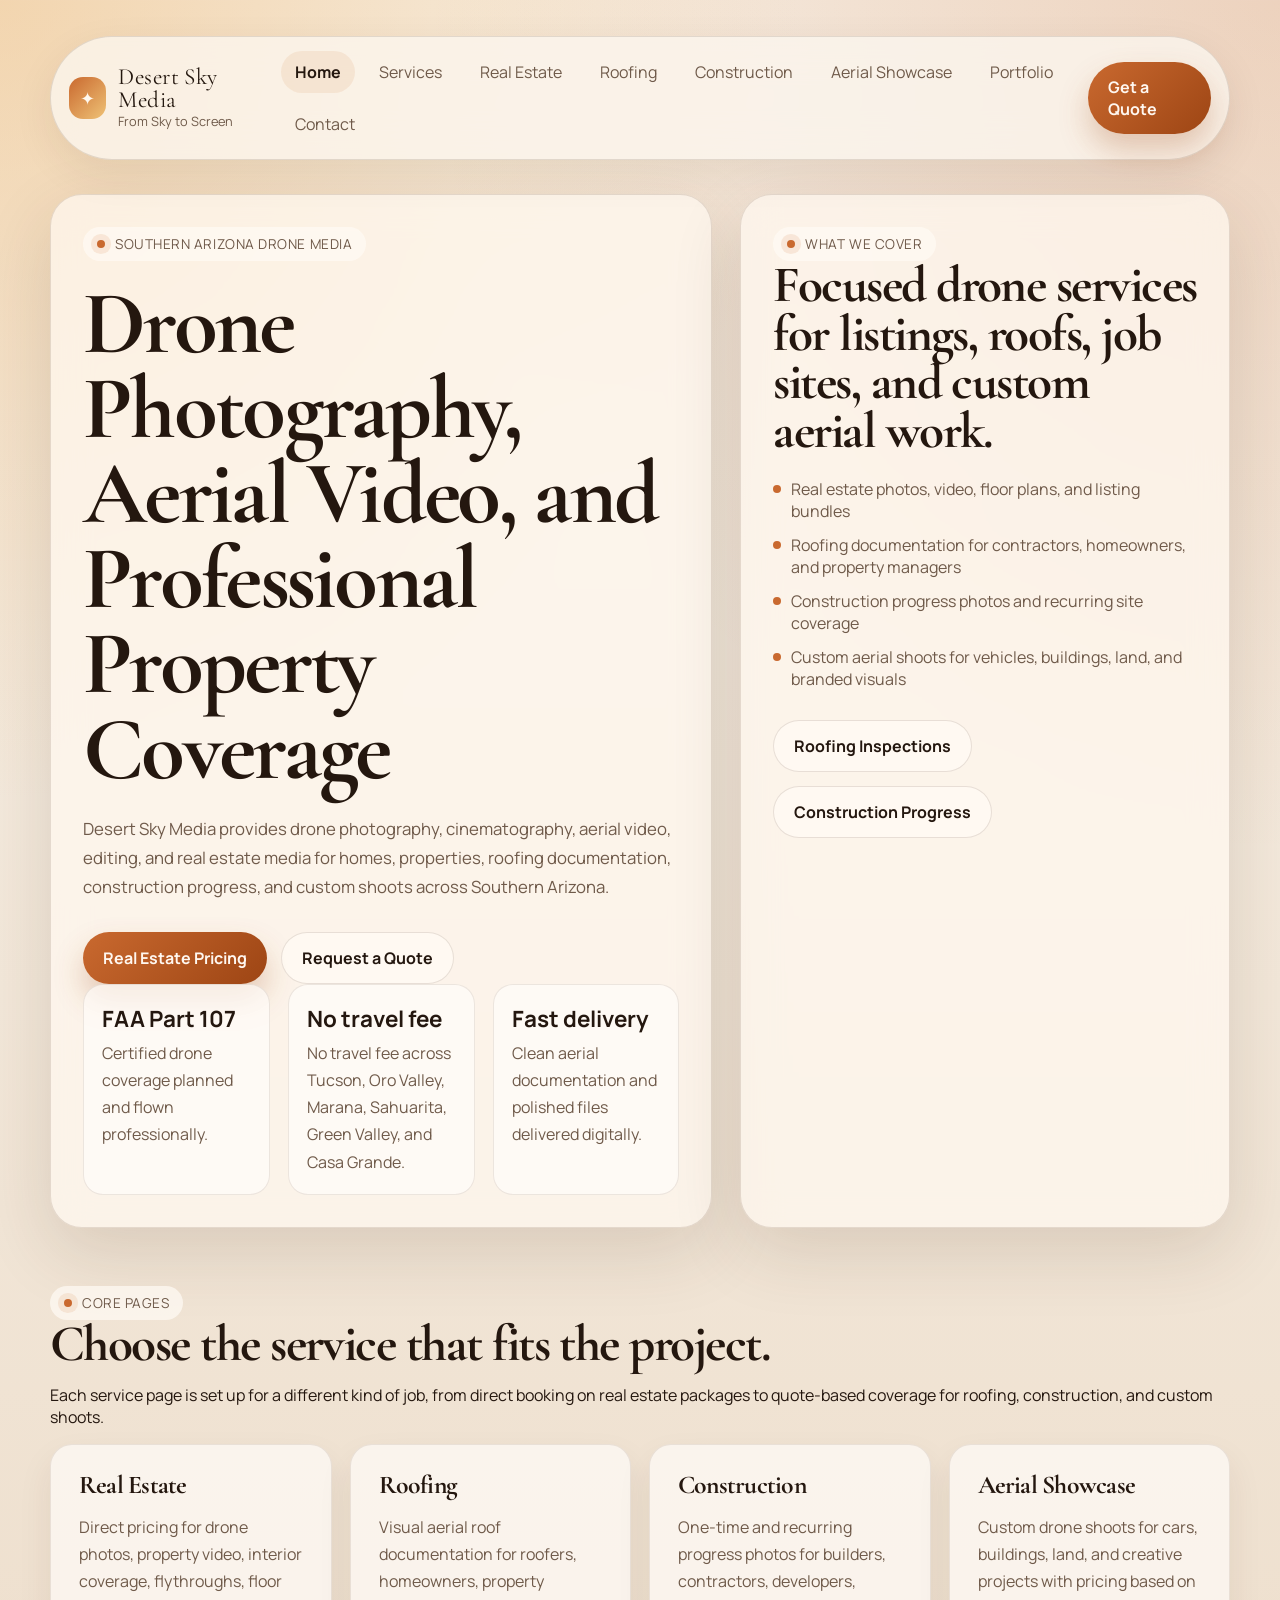
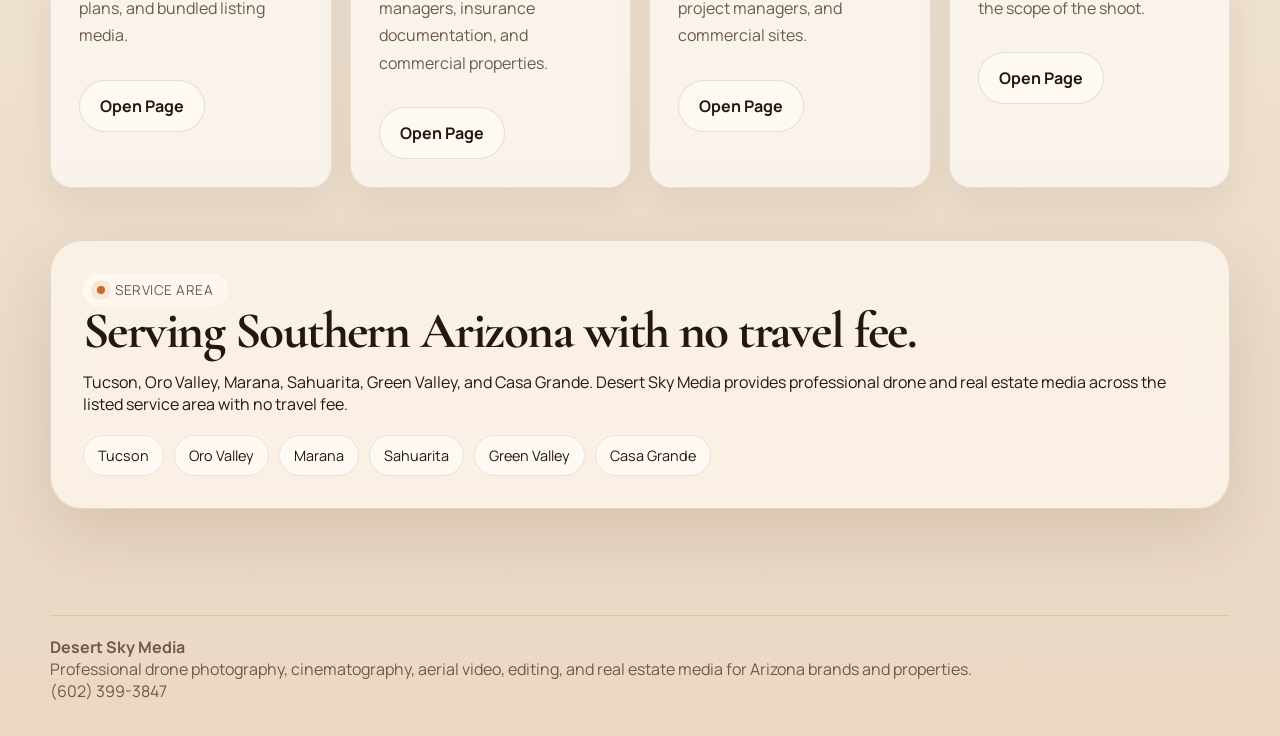
<file: index.html>
<!DOCTYPE html>
<html lang="en">
  <head>
    <meta charset="UTF-8" />
    <meta name="viewport" content="width=device-width, initial-scale=1.0" />
    <title>Desert Sky Media | Home</title>
    <link rel="icon" type="image/png" href="star.png" />
<link rel="apple-touch-icon" href="star.png" />

    <meta
      name="description"
      content="Desert Sky Media provides drone photography, cinematography, aerial video, real estate media, roofing documentation, and construction progress coverage across Southern Arizona."
    />
    <link rel="preconnect" href="https://fonts.googleapis.com" />
    <link rel="preconnect" href="https://fonts.gstatic.com" crossorigin />
    <link
      href="https://fonts.googleapis.com/css2?family=Cormorant+Garamond:wght@500;600;700&family=Manrope:wght@400;500;600;700;800&display=swap"
      rel="stylesheet"
    />
    <link rel="stylesheet" href="styles.css" />
  </head>
  <body>
    <div class="site-shell">
      <header class="topbar">
        <nav class="nav" data-nav>
          <a class="brand" href="index.html">
            <div class="brand-mark">✦</div>
            <div class="brand-text">
              <span class="brand-name">Desert Sky Media</span>
              <span class="brand-tag">From Sky to Screen</span>
            </div>
          </a>

          <button class="mobile-toggle" data-nav-toggle aria-label="Toggle navigation" aria-expanded="false">
            <span></span>
          </button>

          <div class="nav-links">
            <a class="current" href="index.html">Home</a>
            <a href="services.html">Services</a>
            <a href="real-estate.html">Real Estate</a>
            <a href="roofing.html">Roofing</a>
            <a href="construction.html">Construction</a>
            <a href="aerial-showcase.html">Aerial Showcase</a>
            <a href="portfolio.html">Portfolio</a>
            <a href="contact.html">Contact</a>
          </div>

          <a class="nav-cta" href="contact.html">Get a Quote</a>
        </nav>
      </header>

      <main id="top">
        <section class="hero">
          <div class="hero-card hero-copy reveal">
            <div class="eyebrow">Southern Arizona Drone Media</div>
            <h1>Drone Photography, Aerial Video, and Professional Property Coverage</h1>
            <p class="lead">
              Desert Sky Media provides drone photography, cinematography, aerial video,
              editing, and real estate media for homes, properties, roofing documentation,
              construction progress, and custom shoots across Southern Arizona.
            </p>

            <div class="hero-actions">
              <a class="button" href="real-estate.html">Real Estate Pricing</a>
              <a class="button secondary" href="contact.html">Request a Quote</a>
            </div>

            <div class="hero-metrics">
              <div class="metric">
                <strong>FAA Part 107</strong>
                <span>Certified drone coverage planned and flown professionally.</span>
              </div>
              <div class="metric">
                <strong>No travel fee</strong>
                <span>No travel fee across Tucson, Oro Valley, Marana, Sahuarita, Green Valley, and Casa Grande.</span>
              </div>
              <div class="metric">
                <strong>Fast delivery</strong>
                <span>Clean aerial documentation and polished files delivered digitally.</span>
              </div>
            </div>
          </div>

          <div class="hero-card hero-copy reveal">
            <div class="eyebrow">What We Cover</div>
            <h2>Focused drone services for listings, roofs, job sites, and custom aerial work.</h2>
            <div class="checklist">
              <span>Real estate photos, video, floor plans, and listing bundles</span>
              <span>Roofing documentation for contractors, homeowners, and property managers</span>
              <span>Construction progress photos and recurring site coverage</span>
              <span>Custom aerial shoots for vehicles, buildings, land, and branded visuals</span>
            </div>
            <div class="button-row">
              <a class="button secondary" href="roofing.html">Roofing Inspections</a>
              <a class="button secondary" href="construction.html">Construction Progress</a>
            </div>
          </div>
        </section>

        <section class="section">
          <div class="section-head reveal">
            <div>
              <div class="eyebrow">Core Pages</div>
              <h2>Choose the service that fits the project.</h2>
            </div>
            <p>
              Each service page is set up for a different kind of job, from direct booking on
              real estate packages to quote-based coverage for roofing, construction, and custom shoots.
            </p>
          </div>

          <div class="grid-4">
            <article class="card reveal">
              <h3>Real Estate</h3>
              <p>Direct pricing for drone photos, property video, interior coverage, flythroughs, floor plans, and bundled listing media.</p>
              <div class="button-row">
                <a class="button secondary" href="real-estate.html">Open Page</a>
              </div>
            </article>

            <article class="card reveal">
              <h3>Roofing</h3>
              <p>Visual aerial roof documentation for roofers, homeowners, property managers, insurance documentation, and commercial properties.</p>
              <div class="button-row">
                <a class="button secondary" href="roofing.html">Open Page</a>
              </div>
            </article>

            <article class="card reveal">
              <h3>Construction</h3>
              <p>One-time and recurring progress photos for builders, contractors, developers, project managers, and commercial sites.</p>
              <div class="button-row">
                <a class="button secondary" href="construction.html">Open Page</a>
              </div>
            </article>

            <article class="card reveal">
              <h3>Aerial Showcase</h3>
              <p>Custom drone shoots for cars, buildings, land, and creative projects with pricing based on the scope of the shoot.</p>
              <div class="button-row">
                <a class="button secondary" href="aerial-showcase.html">Open Page</a>
              </div>
            </article>
          </div>
        </section>

        <section class="section">
          <div class="glass-card cta-band reveal">
            <div class="section-head">
              <div>
                <div class="eyebrow">Service Area</div>
                <h2>Serving Southern Arizona with no travel fee.</h2>
              </div>
              <p>
                Tucson, Oro Valley, Marana, Sahuarita, Green Valley, and Casa Grande. Desert Sky
                Media provides professional drone and real estate media across the listed service
                area with no travel fee.
              </p>
            </div>
            <div class="service-area">
              <span>Tucson</span>
              <span>Oro Valley</span>
              <span>Marana</span>
              <span>Sahuarita</span>
              <span>Green Valley</span>
              <span>Casa Grande</span>
            </div>
          </div>
        </section>
      </main>

      <footer class="footer">
        <div class="footer-inner">
          <div>
            <strong>Desert Sky Media</strong>
            <div>Professional drone photography, cinematography, aerial video, editing, and real estate media for Arizona brands and properties.</div>
            <div>(602) 399-3847</div>
          </div>
          <div></div>
        </div>
      </footer>
    </div>

    <script src="script.js"></script>
  </body>
</html>
</file>
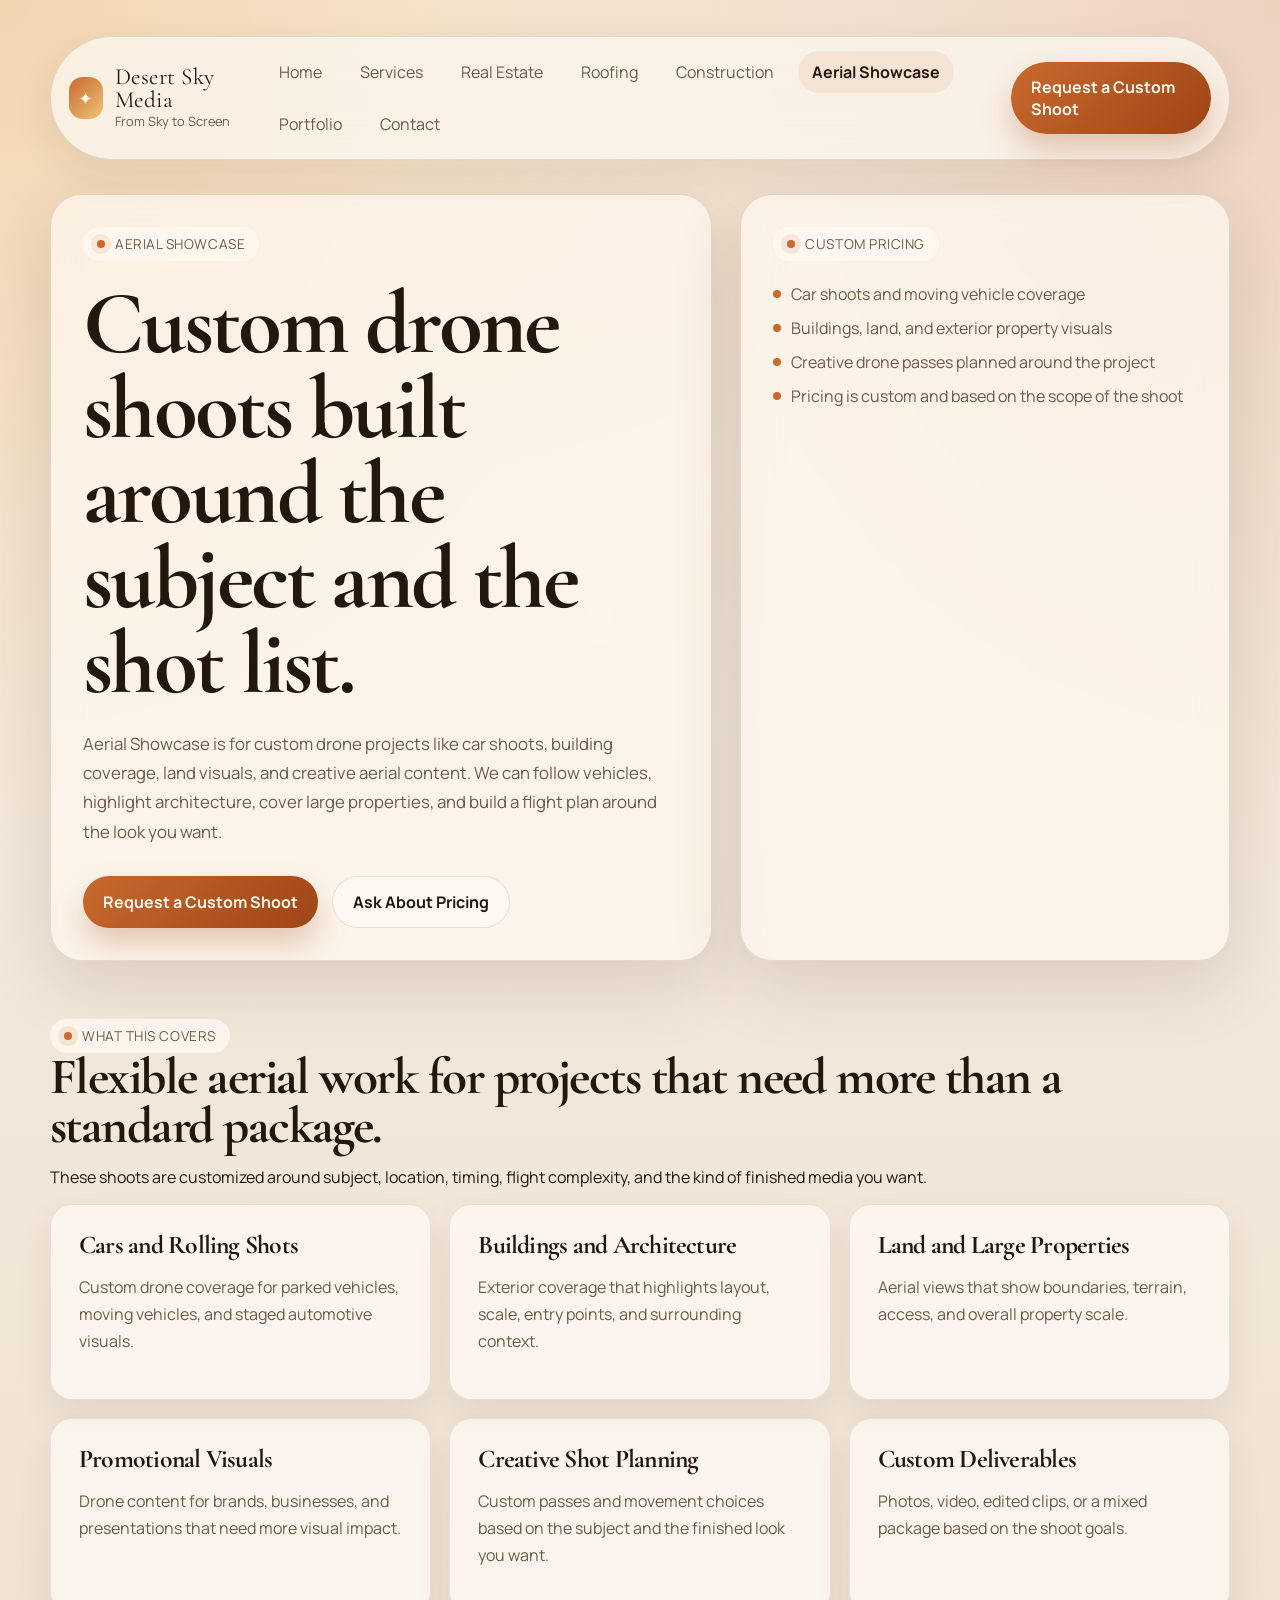
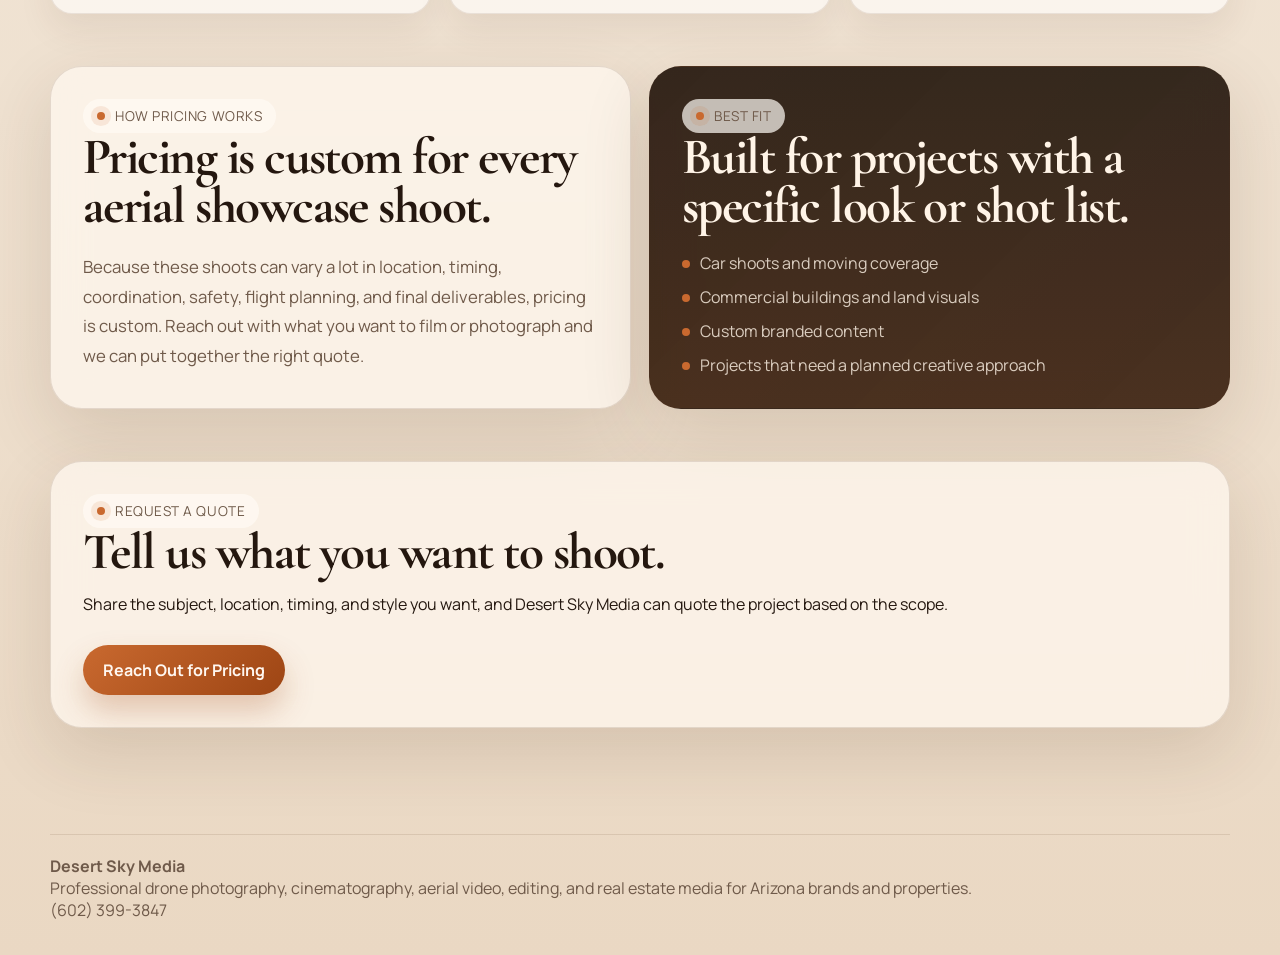
<file: aerial-showcase.html>
<!DOCTYPE html>
<html lang="en">
  <head>
    <meta charset="UTF-8" />
    <meta name="viewport" content="width=device-width, initial-scale=1.0" />
    <title>Desert Sky Media | Aerial Showcase</title>
    <link rel="icon" type="image/png" href="star.png" />
<link rel="apple-touch-icon" href="star.png" />

    <meta
      name="description"
      content="Custom drone shoots for cars, buildings, land, promotional visuals, and creative aerial coverage with custom pricing."
    />
    <link rel="preconnect" href="https://fonts.googleapis.com" />
    <link rel="preconnect" href="https://fonts.gstatic.com" crossorigin />
    <link
      href="https://fonts.googleapis.com/css2?family=Cormorant+Garamond:wght@500;600;700&family=Manrope:wght@400;500;600;700;800&display=swap"
      rel="stylesheet"
    />
    <link rel="stylesheet" href="styles.css" />
  </head>
  <body>
    <div class="site-shell">
      <header class="topbar">
        <nav class="nav" data-nav>
          <a class="brand" href="index.html">
            <div class="brand-mark">✦</div>
            <div class="brand-text">
              <span class="brand-name">Desert Sky Media</span>
              <span class="brand-tag">From Sky to Screen</span>
            </div>
          </a>

          <button class="mobile-toggle" data-nav-toggle aria-label="Toggle navigation" aria-expanded="false">
            <span></span>
          </button>

          <div class="nav-links">
            <a href="index.html">Home</a>
            <a href="services.html">Services</a>
            <a href="real-estate.html">Real Estate</a>
            <a href="roofing.html">Roofing</a>
            <a href="construction.html">Construction</a>
            <a class="current" href="aerial-showcase.html">Aerial Showcase</a>
            <a href="portfolio.html">Portfolio</a>
            <a href="contact.html">Contact</a>
          </div>

          <a class="nav-cta" href="contact.html">Request a Custom Shoot</a>
        </nav>
      </header>

      <main>
        <section class="hero">
          <div class="hero-card hero-copy reveal">
            <div class="eyebrow">Aerial Showcase</div>
            <h1>Custom drone shoots built around the subject and the shot list.</h1>
            <p class="lead">
              Aerial Showcase is for custom drone projects like car shoots, building coverage,
              land visuals, and creative aerial content. We can follow vehicles, highlight
              architecture, cover large properties, and build a flight plan around the look you want.
            </p>
            <div class="hero-actions">
              <a class="button" href="contact.html">Request a Custom Shoot</a>
              <a class="button secondary" href="contact.html">Ask About Pricing</a>
            </div>
          </div>

          <div class="hero-card hero-copy reveal">
            <div class="eyebrow">Custom Pricing</div>
            <div class="checklist">
              <span>Car shoots and moving vehicle coverage</span>
              <span>Buildings, land, and exterior property visuals</span>
              <span>Creative drone passes planned around the project</span>
              <span>Pricing is custom and based on the scope of the shoot</span>
            </div>
          </div>
        </section>

        <section class="section">
          <div class="section-head reveal">
            <div>
              <div class="eyebrow">What This Covers</div>
              <h2>Flexible aerial work for projects that need more than a standard package.</h2>
            </div>
            <p>These shoots are customized around subject, location, timing, flight complexity, and the kind of finished media you want.</p>
          </div>

          <div class="grid-3">
            <article class="card reveal"><h3>Cars and Rolling Shots</h3><p>Custom drone coverage for parked vehicles, moving vehicles, and staged automotive visuals.</p></article>
            <article class="card reveal"><h3>Buildings and Architecture</h3><p>Exterior coverage that highlights layout, scale, entry points, and surrounding context.</p></article>
            <article class="card reveal"><h3>Land and Large Properties</h3><p>Aerial views that show boundaries, terrain, access, and overall property scale.</p></article>
            <article class="card reveal"><h3>Promotional Visuals</h3><p>Drone content for brands, businesses, and presentations that need more visual impact.</p></article>
            <article class="card reveal"><h3>Creative Shot Planning</h3><p>Custom passes and movement choices based on the subject and the finished look you want.</p></article>
            <article class="card reveal"><h3>Custom Deliverables</h3><p>Photos, video, edited clips, or a mixed package based on the shoot goals.</p></article>
          </div>
        </section>

        <section class="section">
          <div class="split-feature">
            <div class="glass-card feature-panel reveal">
              <div class="eyebrow">How Pricing Works</div>
              <h2>Pricing is custom for every aerial showcase shoot.</h2>
              <p class="lead">
                Because these shoots can vary a lot in location, timing, coordination, safety,
                flight planning, and final deliverables, pricing is custom. Reach out with what
                you want to film or photograph and we can put together the right quote.
              </p>
            </div>

            <div class="glass-card feature-panel dark-panel reveal">
              <div class="eyebrow">Best Fit</div>
              <h2>Built for projects with a specific look or shot list.</h2>
              <div class="checklist">
                <span>Car shoots and moving coverage</span>
                <span>Commercial buildings and land visuals</span>
                <span>Custom branded content</span>
                <span>Projects that need a planned creative approach</span>
              </div>
            </div>
          </div>
        </section>

        <section class="section">
          <div class="glass-card cta-band reveal">
            <div class="section-head">
              <div>
                <div class="eyebrow">Request a Quote</div>
                <h2>Tell us what you want to shoot.</h2>
              </div>
              <p>Share the subject, location, timing, and style you want, and Desert Sky Media can quote the project based on the scope.</p>
            </div>
            <div class="button-row">
              <a class="button" href="contact.html">Reach Out for Pricing</a>
            </div>
          </div>
        </section>
      </main>

      <footer class="footer">
        <div class="footer-inner">
          <div>
            <strong>Desert Sky Media</strong>
            <div>Professional drone photography, cinematography, aerial video, editing, and real estate media for Arizona brands and properties.</div>
            <div>(602) 399-3847</div>
          </div>
          <div></div>
        </div>
      </footer>
    </div>

    <script src="script.js"></script>
  </body>
</html>
</file>
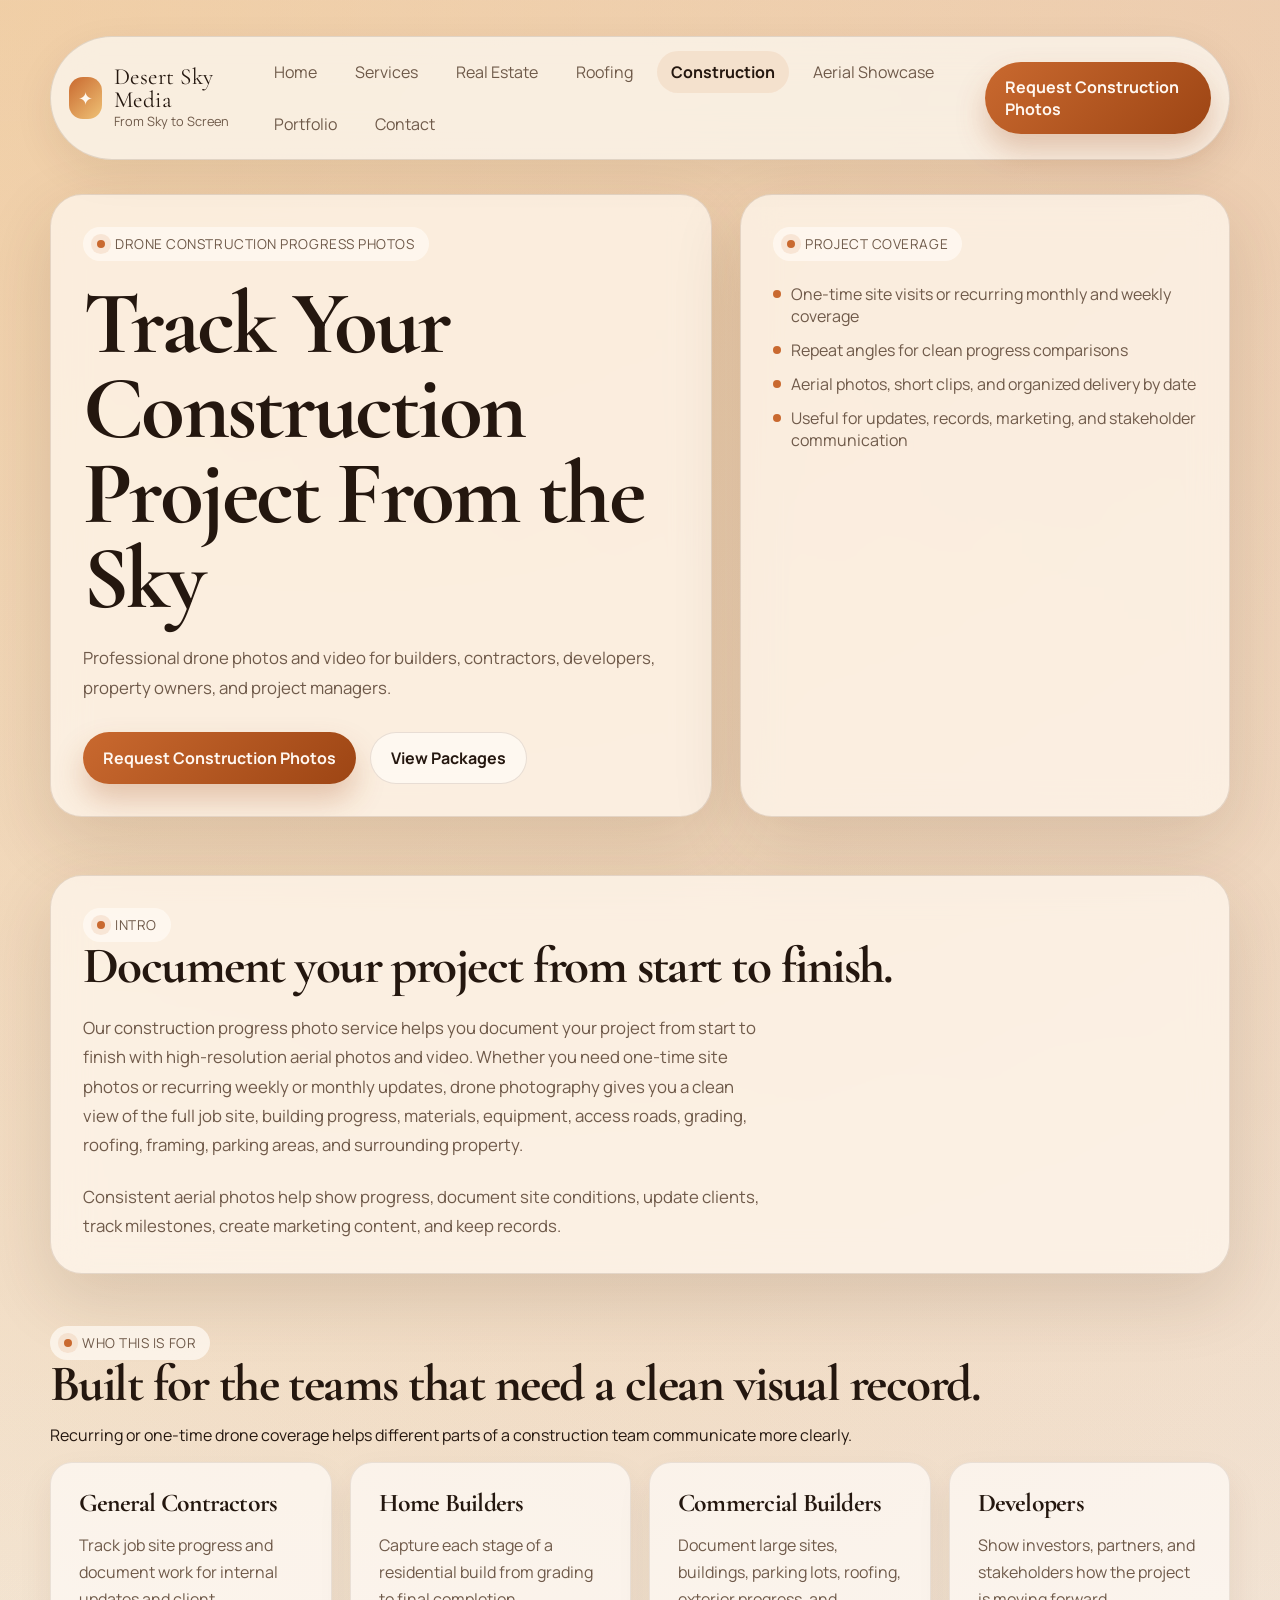
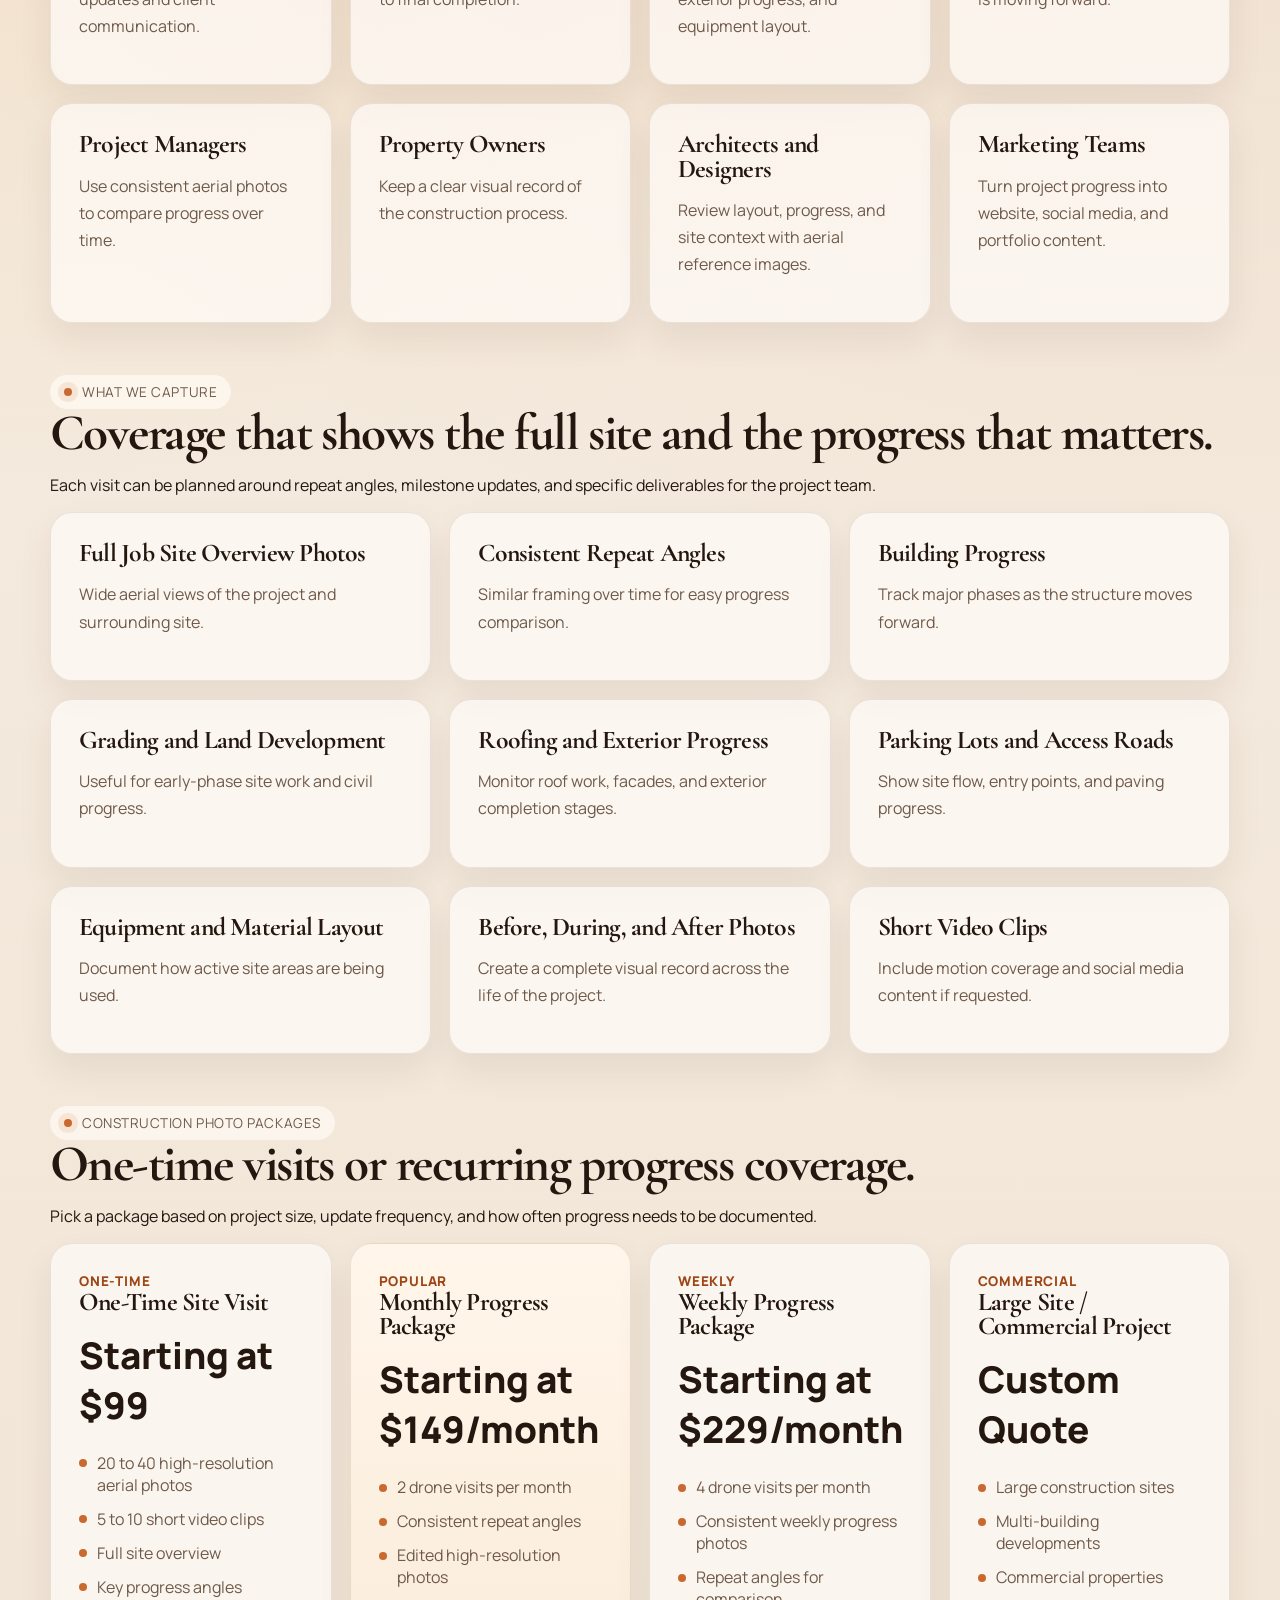
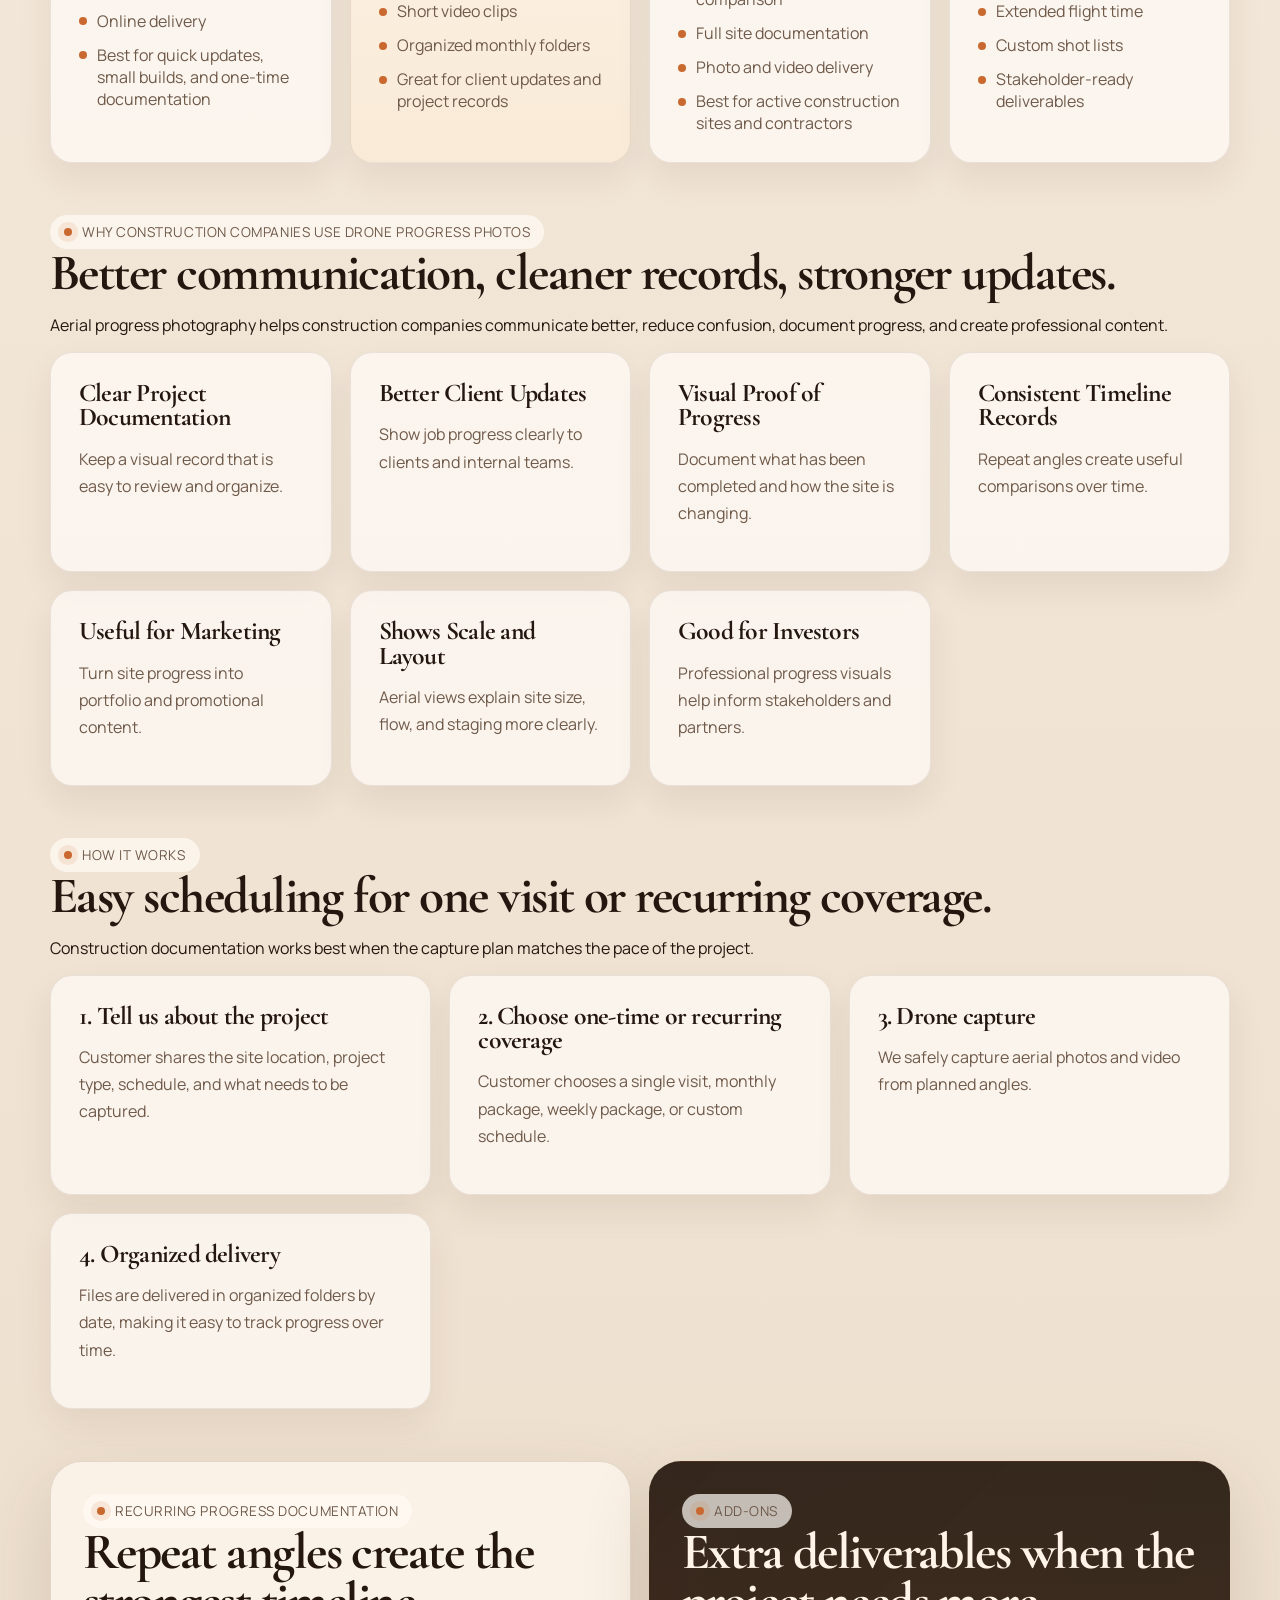
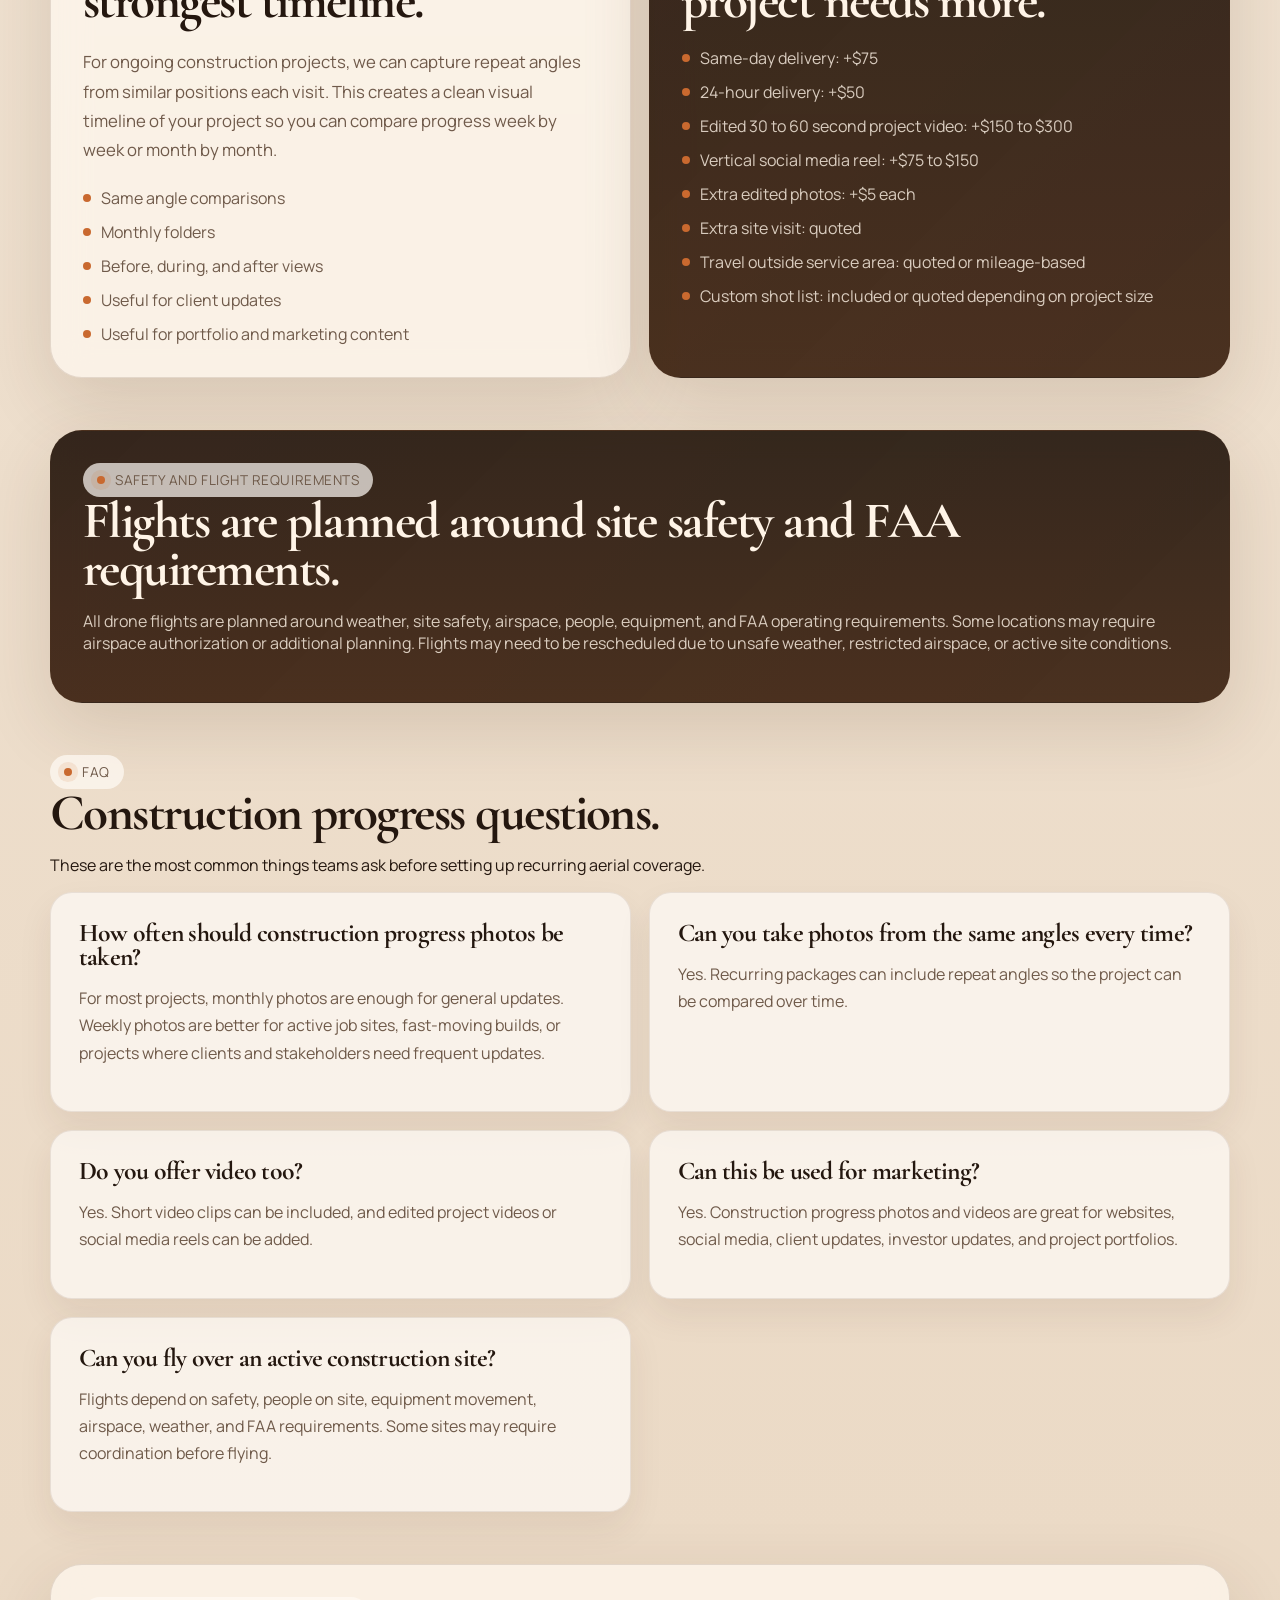
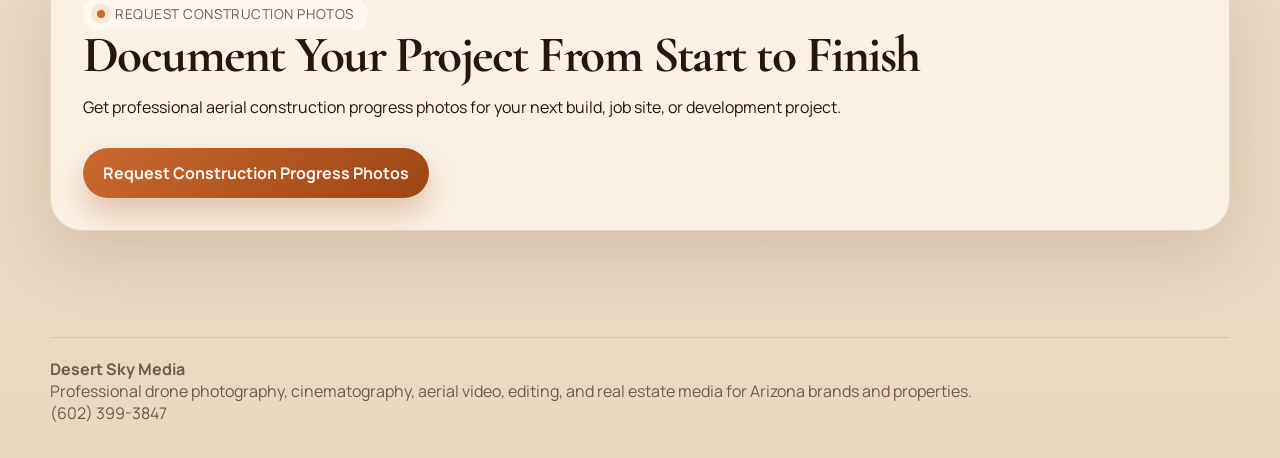
<file: construction.html>
<!DOCTYPE html>
<html lang="en">
  <head>
    <meta charset="UTF-8" />
    <meta name="viewport" content="width=device-width, initial-scale=1.0" />
    <title>Desert Sky Media | Drone Construction Progress Photos</title>
    <link rel="icon" type="image/png" href="star.png" />
    <link rel="apple-touch-icon" href="star.png" />
    <meta
      name="description"
      content="Drone Construction Progress Photos for builders, contractors, developers, project managers, and property owners across Southern Arizona."
    />
    <link rel="preconnect" href="https://fonts.googleapis.com" />
    <link rel="preconnect" href="https://fonts.gstatic.com" crossorigin />
    <link
      href="https://fonts.googleapis.com/css2?family=Cormorant+Garamond:wght@500;600;700&family=Manrope:wght@400;500;600;700;800&display=swap"
      rel="stylesheet"
    />
    <link rel="stylesheet" href="styles.css" />
  </head>
  <body>
    <div class="site-shell">
      <header class="topbar">
        <nav class="nav" data-nav>
          <a class="brand" href="index.html">
            <div class="brand-mark">✦</div>
            <div class="brand-text">
              <span class="brand-name">Desert Sky Media</span>
              <span class="brand-tag">From Sky to Screen</span>
            </div>
          </a>

          <button class="mobile-toggle" data-nav-toggle aria-label="Toggle navigation" aria-expanded="false">
            <span></span>
          </button>

          <div class="nav-links">
            <a href="index.html">Home</a>
            <a href="services.html">Services</a>
            <a href="real-estate.html">Real Estate</a>
            <a href="roofing.html">Roofing</a>
            <a class="current" href="construction.html">Construction</a>
            <a href="aerial-showcase.html">Aerial Showcase</a>
            <a href="portfolio.html">Portfolio</a>
            <a href="contact.html">Contact</a>
          </div>

          <a class="nav-cta" href="contact.html">Request Construction Photos</a>
        </nav>
      </header>

      <main>
        <section class="hero">
          <div class="hero-card hero-copy reveal">
            <div class="eyebrow">Drone Construction Progress Photos</div>
            <h1>Track Your Construction Project From the Sky</h1>
            <p class="lead">
              Professional drone photos and video for builders, contractors, developers,
              property owners, and project managers.
            </p>
            <div class="hero-actions">
              <a class="button" href="contact.html">Request Construction Photos</a>
              <a class="button secondary" href="#packages">View Packages</a>
            </div>
          </div>

          <div class="hero-card hero-copy reveal">
            <div class="eyebrow">Project Coverage</div>
            <div class="checklist">
              <span>One-time site visits or recurring monthly and weekly coverage</span>
              <span>Repeat angles for clean progress comparisons</span>
              <span>Aerial photos, short clips, and organized delivery by date</span>
              <span>Useful for updates, records, marketing, and stakeholder communication</span>
            </div>
          </div>
        </section>

        <section class="section">
          <div class="glass-card feature-panel reveal">
            <div class="eyebrow">Intro</div>
            <h2>Document your project from start to finish.</h2>
            <p class="lead">
              Our construction progress photo service helps you document your project from start
              to finish with high-resolution aerial photos and video. Whether you need one-time
              site photos or recurring weekly or monthly updates, drone photography gives you a
              clean view of the full job site, building progress, materials, equipment, access roads,
              grading, roofing, framing, parking areas, and surrounding property.
            </p>
            <p class="lead">
              Consistent aerial photos help show progress, document site conditions, update clients,
              track milestones, create marketing content, and keep records.
            </p>
          </div>
        </section>

        <section class="section">
          <div class="section-head reveal">
            <div>
              <div class="eyebrow">Who This Is For</div>
              <h2>Built for the teams that need a clean visual record.</h2>
            </div>
            <p>Recurring or one-time drone coverage helps different parts of a construction team communicate more clearly.</p>
          </div>

          <div class="grid-4">
            <article class="card reveal"><h3>General Contractors</h3><p>Track job site progress and document work for internal updates and client communication.</p></article>
            <article class="card reveal"><h3>Home Builders</h3><p>Capture each stage of a residential build from grading to final completion.</p></article>
            <article class="card reveal"><h3>Commercial Builders</h3><p>Document large sites, buildings, parking lots, roofing, exterior progress, and equipment layout.</p></article>
            <article class="card reveal"><h3>Developers</h3><p>Show investors, partners, and stakeholders how the project is moving forward.</p></article>
            <article class="card reveal"><h3>Project Managers</h3><p>Use consistent aerial photos to compare progress over time.</p></article>
            <article class="card reveal"><h3>Property Owners</h3><p>Keep a clear visual record of the construction process.</p></article>
            <article class="card reveal"><h3>Architects and Designers</h3><p>Review layout, progress, and site context with aerial reference images.</p></article>
            <article class="card reveal"><h3>Marketing Teams</h3><p>Turn project progress into website, social media, and portfolio content.</p></article>
          </div>
        </section>

        <section class="section">
          <div class="section-head reveal">
            <div>
              <div class="eyebrow">What We Capture</div>
              <h2>Coverage that shows the full site and the progress that matters.</h2>
            </div>
            <p>Each visit can be planned around repeat angles, milestone updates, and specific deliverables for the project team.</p>
          </div>

          <div class="grid-3">
            <article class="card reveal"><h3>Full Job Site Overview Photos</h3><p>Wide aerial views of the project and surrounding site.</p></article>
            <article class="card reveal"><h3>Consistent Repeat Angles</h3><p>Similar framing over time for easy progress comparison.</p></article>
            <article class="card reveal"><h3>Building Progress</h3><p>Track major phases as the structure moves forward.</p></article>
            <article class="card reveal"><h3>Grading and Land Development</h3><p>Useful for early-phase site work and civil progress.</p></article>
            <article class="card reveal"><h3>Roofing and Exterior Progress</h3><p>Monitor roof work, facades, and exterior completion stages.</p></article>
            <article class="card reveal"><h3>Parking Lots and Access Roads</h3><p>Show site flow, entry points, and paving progress.</p></article>
            <article class="card reveal"><h3>Equipment and Material Layout</h3><p>Document how active site areas are being used.</p></article>
            <article class="card reveal"><h3>Before, During, and After Photos</h3><p>Create a complete visual record across the life of the project.</p></article>
            <article class="card reveal"><h3>Short Video Clips</h3><p>Include motion coverage and social media content if requested.</p></article>
          </div>
        </section>

        <section class="section" id="packages">
          <div class="section-head reveal">
            <div>
              <div class="eyebrow">Construction Photo Packages</div>
              <h2>One-time visits or recurring progress coverage.</h2>
            </div>
            <p>Pick a package based on project size, update frequency, and how often progress needs to be documented.</p>
          </div>

          <div class="grid-4">
            <article class="card pricing-card reveal">
              <div class="pricing-kicker">One-Time</div>
              <h3>One-Time Site Visit</h3>
              <div class="price">Starting at $99</div>
              <div class="checklist">
                <span>20 to 40 high-resolution aerial photos</span>
                <span>5 to 10 short video clips</span>
                <span>Full site overview</span>
                <span>Key progress angles</span>
                <span>Online delivery</span>
                <span>Best for quick updates, small builds, and one-time documentation</span>
              </div>
            </article>

            <article class="card pricing-card featured reveal">
              <div class="pricing-kicker">Popular</div>
              <h3>Monthly Progress Package</h3>
              <div class="price">Starting at $149/month</div>
              <div class="checklist">
                <span>2 drone visits per month</span>
                <span>Consistent repeat angles</span>
                <span>Edited high-resolution photos</span>
                <span>Short video clips</span>
                <span>Organized monthly folders</span>
                <span>Great for client updates and project records</span>
              </div>
            </article>

            <article class="card pricing-card reveal">
              <div class="pricing-kicker">Weekly</div>
              <h3>Weekly Progress Package</h3>
              <div class="price">Starting at $229/month</div>
              <div class="checklist">
                <span>4 drone visits per month</span>
                <span>Consistent weekly progress photos</span>
                <span>Repeat angles for comparison</span>
                <span>Full site documentation</span>
                <span>Photo and video delivery</span>
                <span>Best for active construction sites and contractors</span>
              </div>
            </article>

            <article class="card pricing-card reveal">
              <div class="pricing-kicker">Commercial</div>
              <h3>Large Site / Commercial Project</h3>
              <div class="price">Custom Quote</div>
              <div class="checklist">
                <span>Large construction sites</span>
                <span>Multi-building developments</span>
                <span>Commercial properties</span>
                <span>Extended flight time</span>
                <span>Custom shot lists</span>
                <span>Stakeholder-ready deliverables</span>
              </div>
            </article>
          </div>
        </section>

        <section class="section">
          <div class="section-head reveal">
            <div>
              <div class="eyebrow">Why Construction Companies Use Drone Progress Photos</div>
              <h2>Better communication, cleaner records, stronger updates.</h2>
            </div>
            <p>Aerial progress photography helps construction companies communicate better, reduce confusion, document progress, and create professional content.</p>
          </div>

          <div class="grid-4">
            <article class="card reveal"><h3>Clear Project Documentation</h3><p>Keep a visual record that is easy to review and organize.</p></article>
            <article class="card reveal"><h3>Better Client Updates</h3><p>Show job progress clearly to clients and internal teams.</p></article>
            <article class="card reveal"><h3>Visual Proof of Progress</h3><p>Document what has been completed and how the site is changing.</p></article>
            <article class="card reveal"><h3>Consistent Timeline Records</h3><p>Repeat angles create useful comparisons over time.</p></article>
            <article class="card reveal"><h3>Useful for Marketing</h3><p>Turn site progress into portfolio and promotional content.</p></article>
            <article class="card reveal"><h3>Shows Scale and Layout</h3><p>Aerial views explain site size, flow, and staging more clearly.</p></article>
            <article class="card reveal"><h3>Good for Investors</h3><p>Professional progress visuals help inform stakeholders and partners.</p></article>
          </div>
        </section>

        <section class="section">
          <div class="section-head reveal">
            <div>
              <div class="eyebrow">How It Works</div>
              <h2>Easy scheduling for one visit or recurring coverage.</h2>
            </div>
            <p>Construction documentation works best when the capture plan matches the pace of the project.</p>
          </div>

          <div class="summary-grid">
            <article class="card reveal"><h3>1. Tell us about the project</h3><p>Customer shares the site location, project type, schedule, and what needs to be captured.</p></article>
            <article class="card reveal"><h3>2. Choose one-time or recurring coverage</h3><p>Customer chooses a single visit, monthly package, weekly package, or custom schedule.</p></article>
            <article class="card reveal"><h3>3. Drone capture</h3><p>We safely capture aerial photos and video from planned angles.</p></article>
            <article class="card reveal"><h3>4. Organized delivery</h3><p>Files are delivered in organized folders by date, making it easy to track progress over time.</p></article>
          </div>
        </section>

        <section class="section">
          <div class="split-feature">
            <div class="glass-card feature-panel reveal">
              <div class="eyebrow">Recurring Progress Documentation</div>
              <h2>Repeat angles create the strongest timeline.</h2>
              <p class="lead">
                For ongoing construction projects, we can capture repeat angles from similar
                positions each visit. This creates a clean visual timeline of your project so
                you can compare progress week by week or month by month.
              </p>
              <div class="checklist">
                <span>Same angle comparisons</span>
                <span>Monthly folders</span>
                <span>Before, during, and after views</span>
                <span>Useful for client updates</span>
                <span>Useful for portfolio and marketing content</span>
              </div>
            </div>

            <div class="glass-card feature-panel dark-panel reveal">
              <div class="eyebrow">Add-ons</div>
              <h2>Extra deliverables when the project needs more.</h2>
              <div class="checklist">
                <span>Same-day delivery: +$75</span>
                <span>24-hour delivery: +$50</span>
                <span>Edited 30 to 60 second project video: +$150 to $300</span>
                <span>Vertical social media reel: +$75 to $150</span>
                <span>Extra edited photos: +$5 each</span>
                <span>Extra site visit: quoted</span>
                <span>Travel outside service area: quoted or mileage-based</span>
                <span>Custom shot list: included or quoted depending on project size</span>
              </div>
            </div>
          </div>
        </section>

        <section class="section">
          <div class="glass-card feature-panel dark-panel reveal">
            <div class="eyebrow">Safety and Flight Requirements</div>
            <h2>Flights are planned around site safety and FAA requirements.</h2>
            <p class="muted-light">
              All drone flights are planned around weather, site safety, airspace, people,
              equipment, and FAA operating requirements. Some locations may require airspace
              authorization or additional planning. Flights may need to be rescheduled due to
              unsafe weather, restricted airspace, or active site conditions.
            </p>
          </div>
        </section>

        <section class="section">
          <div class="section-head reveal">
            <div>
              <div class="eyebrow">FAQ</div>
              <h2>Construction progress questions.</h2>
            </div>
            <p>These are the most common things teams ask before setting up recurring aerial coverage.</p>
          </div>

          <div class="grid-2">
            <article class="card reveal"><h3>How often should construction progress photos be taken?</h3><p>For most projects, monthly photos are enough for general updates. Weekly photos are better for active job sites, fast-moving builds, or projects where clients and stakeholders need frequent updates.</p></article>
            <article class="card reveal"><h3>Can you take photos from the same angles every time?</h3><p>Yes. Recurring packages can include repeat angles so the project can be compared over time.</p></article>
            <article class="card reveal"><h3>Do you offer video too?</h3><p>Yes. Short video clips can be included, and edited project videos or social media reels can be added.</p></article>
            <article class="card reveal"><h3>Can this be used for marketing?</h3><p>Yes. Construction progress photos and videos are great for websites, social media, client updates, investor updates, and project portfolios.</p></article>
            <article class="card reveal"><h3>Can you fly over an active construction site?</h3><p>Flights depend on safety, people on site, equipment movement, airspace, weather, and FAA requirements. Some sites may require coordination before flying.</p></article>
          </div>
        </section>

        <section class="section">
          <div class="glass-card cta-band reveal">
            <div class="section-head">
              <div>
                <div class="eyebrow">Request Construction Photos</div>
                <h2>Document Your Project From Start to Finish</h2>
              </div>
              <p>Get professional aerial construction progress photos for your next build, job site, or development project.</p>
            </div>
            <div class="button-row">
              <a class="button" href="contact.html">Request Construction Progress Photos</a>
            </div>
          </div>
        </section>
      </main>

      <footer class="footer">
        <div class="footer-inner">
          <div>
            <strong>Desert Sky Media</strong>
            <div>Professional drone photography, cinematography, aerial video, editing, and real estate media for Arizona brands and properties.</div>
            <div>(602) 399-3847</div>
          </div>
          <div></div>
        </div>
      </footer>
    </div>

    <script src="script.js"></script>
  </body>
</html>
</file>
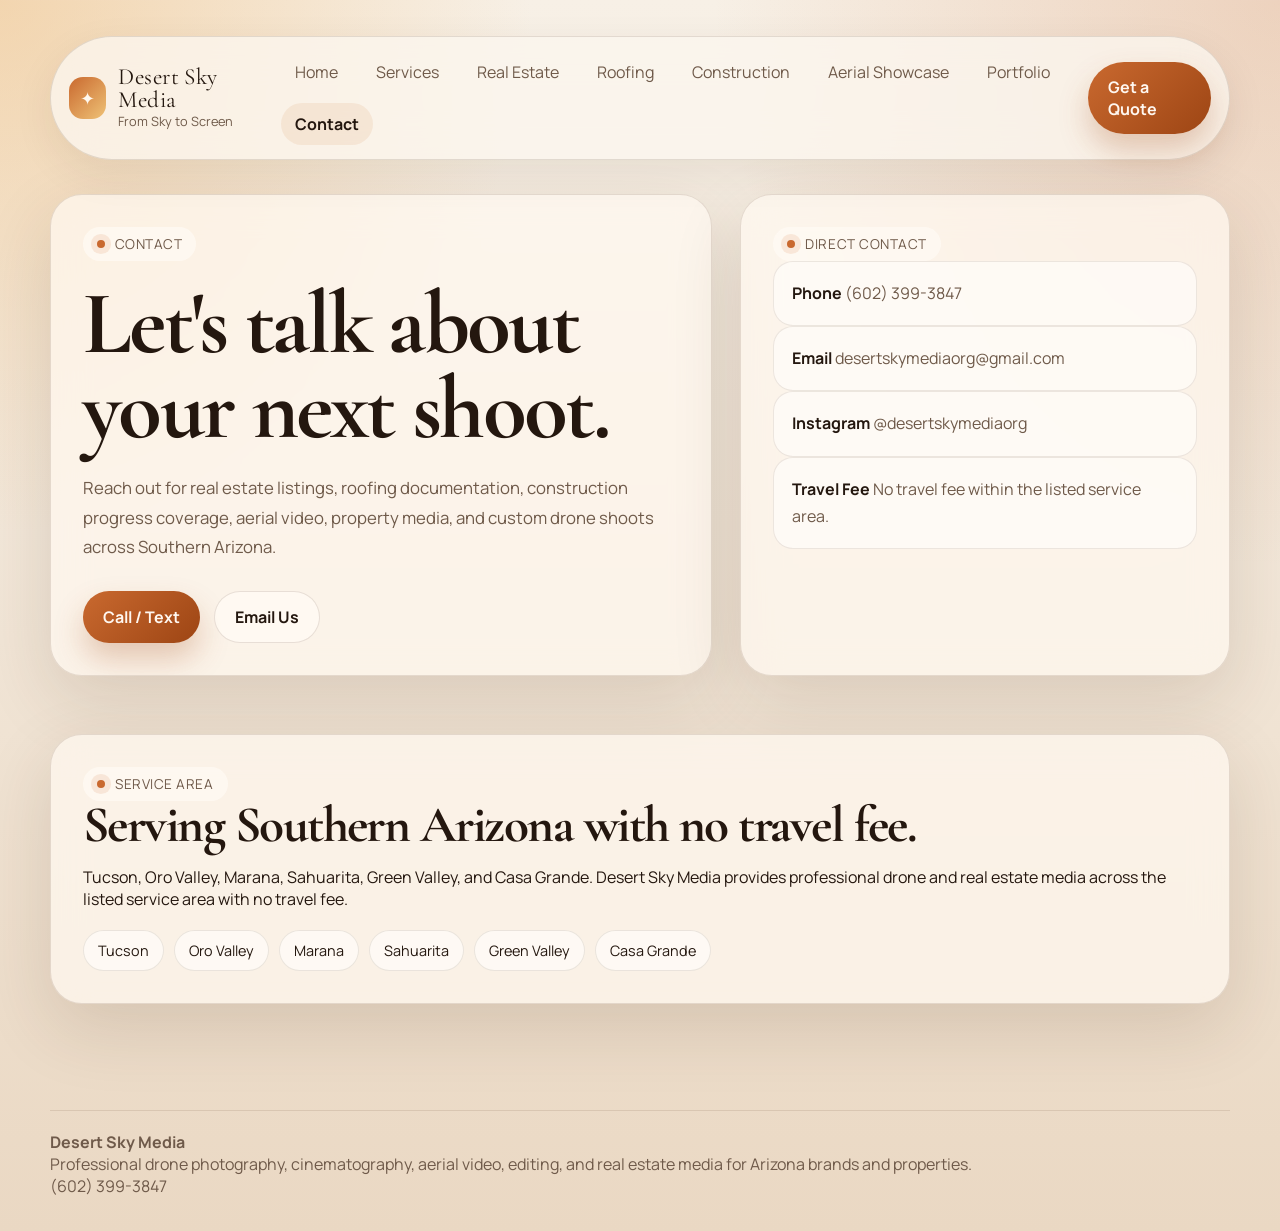
<file: contact.html>
<!DOCTYPE html>
<html lang="en">
  <head>
    <meta charset="UTF-8" />
    <meta name="viewport" content="width=device-width, initial-scale=1.0" />
    <title>Desert Sky Media | Contact</title>
    <link rel="icon" type="image/png" href="star.png" />
<link rel="apple-touch-icon" href="star.png" />

    <meta
      name="description"
      content="Contact Desert Sky Media for drone photography, cinematography, aerial video, editing, and real estate media across Southern Arizona."
    />
    <link rel="preconnect" href="https://fonts.googleapis.com" />
    <link rel="preconnect" href="https://fonts.gstatic.com" crossorigin />
    <link
      href="https://fonts.googleapis.com/css2?family=Cormorant+Garamond:wght@500;600;700&family=Manrope:wght@400;500;600;700;800&display=swap"
      rel="stylesheet"
    />
    <link rel="stylesheet" href="styles.css" />
  </head>
  <body>
    <div class="site-shell">
      <header class="topbar">
        <nav class="nav" data-nav>
          <a class="brand" href="index.html">
            <div class="brand-mark">✦</div>
            <div class="brand-text">
              <span class="brand-name">Desert Sky Media</span>
              <span class="brand-tag">From Sky to Screen</span>
            </div>
          </a>

          <button class="mobile-toggle" data-nav-toggle aria-label="Toggle navigation" aria-expanded="false">
            <span></span>
          </button>

          <div class="nav-links">
            <a href="index.html">Home</a>
            <a href="services.html">Services</a>
            <a href="real-estate.html">Real Estate</a>
            <a href="roofing.html">Roofing</a>
            <a href="construction.html">Construction</a>
            <a href="aerial-showcase.html">Aerial Showcase</a>
            <a href="portfolio.html">Portfolio</a>
            <a class="current" href="contact.html">Contact</a>
          </div>

          <a class="nav-cta" href="contact.html">Get a Quote</a>
        </nav>
      </header>

      <main>
        <section class="hero">
          <div class="hero-card hero-copy reveal">
            <div class="eyebrow">Contact</div>
            <h1>Let&apos;s talk about your next shoot.</h1>
            <p class="lead">
              Reach out for real estate listings, roofing documentation, construction progress
              coverage, aerial video, property media, and custom drone shoots across Southern Arizona.
            </p>

            <div class="hero-actions">
              <a class="button" href="tel:+16023993847">Call / Text</a>
              <a class="button secondary" href="mailto:desertskymediaorg@gmail.com">Email Us</a>
            </div>
          </div>

          <div class="hero-card hero-copy reveal">
            <div class="eyebrow">Direct Contact</div>
            <div class="contact-list">
              <div class="contact-item">
                <strong>Phone</strong>
                <span>(602) 399-3847</span>
              </div>
              <div class="contact-item">
                <strong>Email</strong>
                <span>desertskymediaorg@gmail.com</span>
              </div>
              <div class="contact-item">
                <strong>Instagram</strong>
                <span>@desertskymediaorg</span>
              </div>
              <div class="contact-item">
                <strong>Travel Fee</strong>
                <span>No travel fee within the listed service area.</span>
              </div>
            </div>
          </div>
        </section>

        <section class="section">
          <div class="glass-card cta-band reveal">
            <div class="section-head">
              <div>
                <div class="eyebrow">Service Area</div>
                <h2>Serving Southern Arizona with no travel fee.</h2>
              </div>
              <p>
                Tucson, Oro Valley, Marana, Sahuarita, Green Valley, and Casa Grande. Desert Sky
                Media provides professional drone and real estate media across the listed service
                area with no travel fee.
              </p>
            </div>
            <div class="service-area">
              <span>Tucson</span>
              <span>Oro Valley</span>
              <span>Marana</span>
              <span>Sahuarita</span>
              <span>Green Valley</span>
              <span>Casa Grande</span>
            </div>
          </div>
        </section>
      </main>

      <footer class="footer">
        <div class="footer-inner">
          <div>
            <strong>Desert Sky Media</strong>
            <div>Professional drone photography, cinematography, aerial video, editing, and real estate media for Arizona brands and properties.</div>
            <div>(602) 399-3847</div>
          </div>
          <div></div>
        </div>
      </footer>
    </div>

    <script src="script.js"></script>
  </body>
</html>
</file>
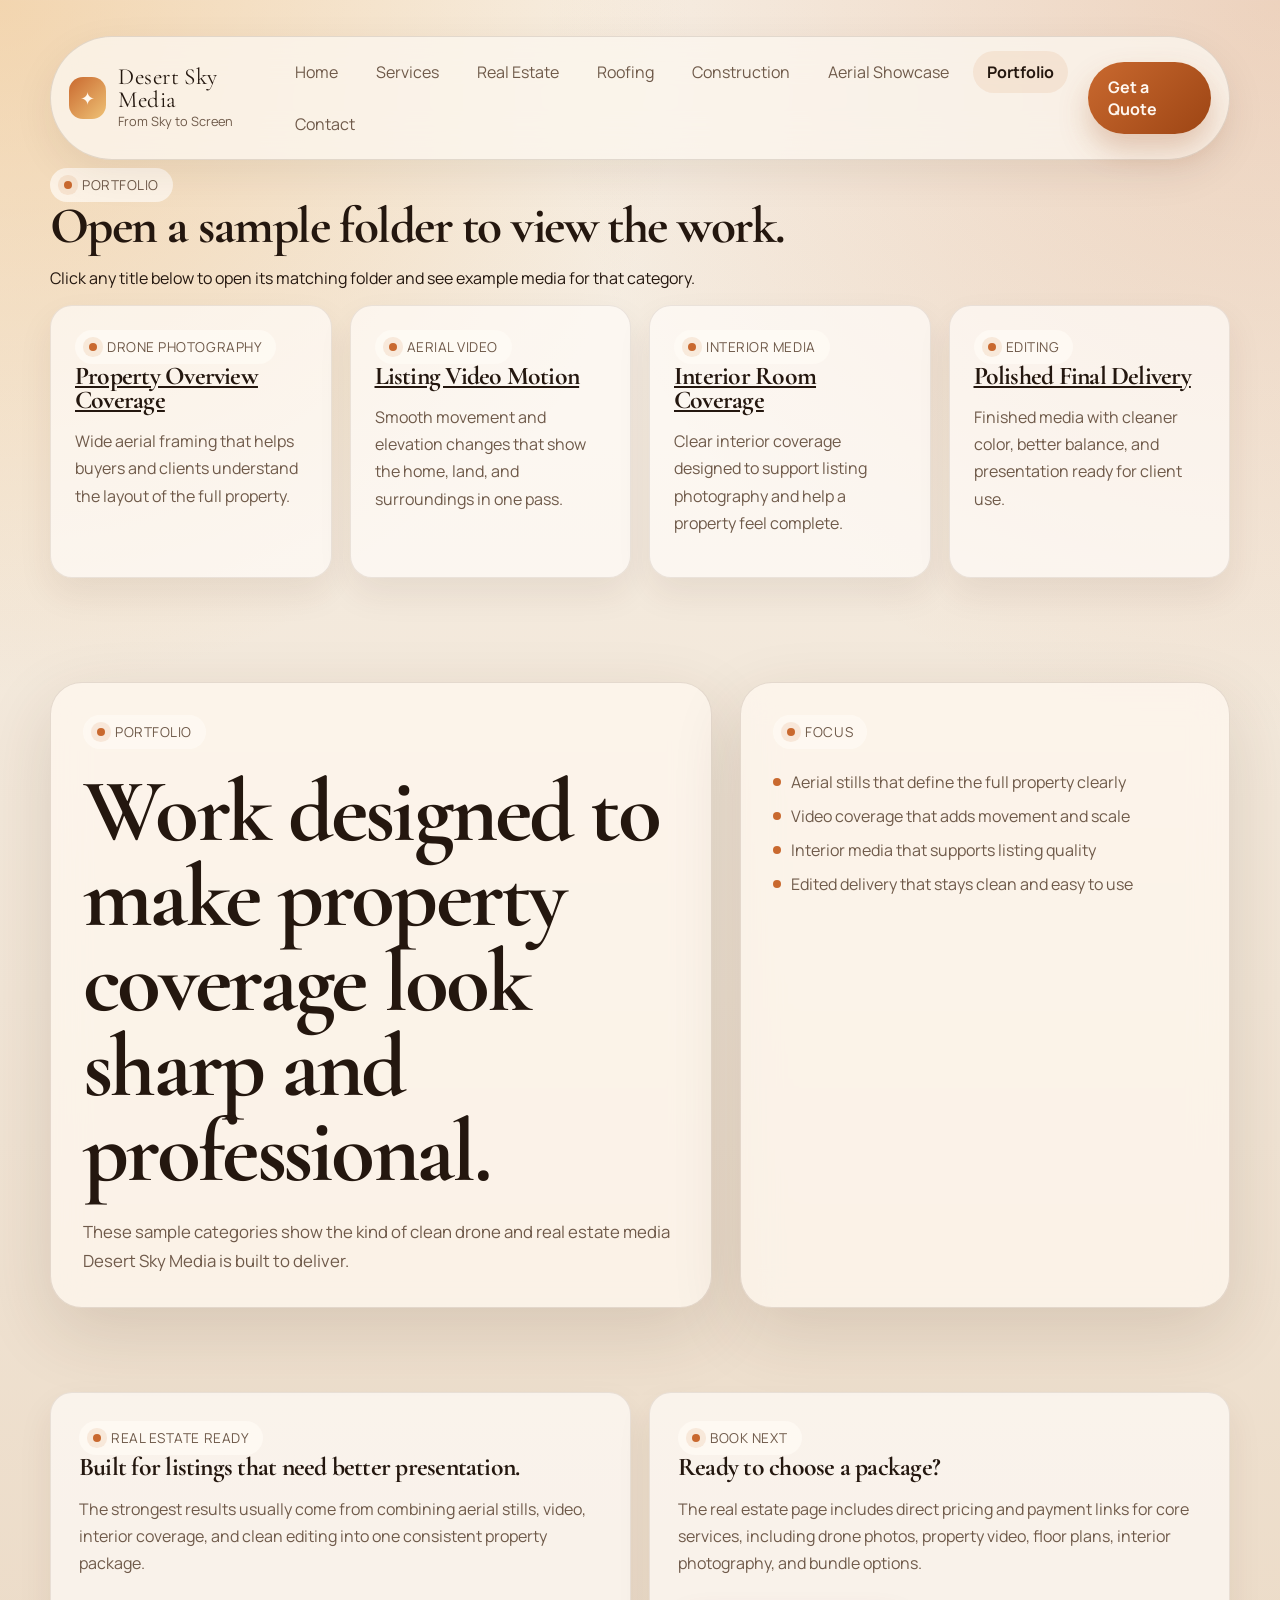
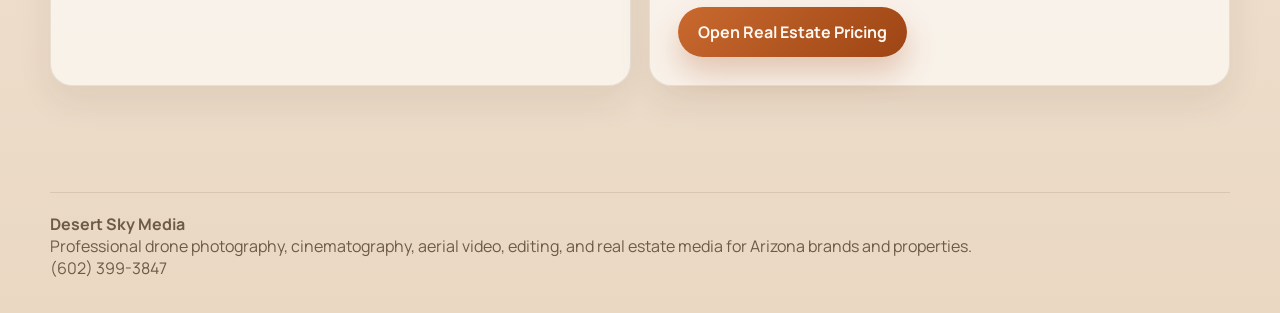
<file: portfolio.html>
<!DOCTYPE html>
<html lang="en">
  <head>
    <meta charset="UTF-8" />
    <meta name="viewport" content="width=device-width, initial-scale=1.0" />
    <title>Desert Sky Media | Portfolio</title>
    <link rel="icon" type="image/png" href="star.png" />
<link rel="apple-touch-icon" href="star.png" />

    <meta
      name="description"
      content="Portfolio highlights from Desert Sky Media featuring drone photography, aerial video, listing coverage, and property media."
    />
    <link rel="preconnect" href="https://fonts.googleapis.com" />
    <link rel="preconnect" href="https://fonts.gstatic.com" crossorigin />
    <link
      href="https://fonts.googleapis.com/css2?family=Cormorant+Garamond:wght@500;600;700&family=Manrope:wght@400;500;600;700;800&display=swap"
      rel="stylesheet"
    />
    <link rel="stylesheet" href="styles.css" />
  </head>
  <body>
    <div class="site-shell">
      <header class="topbar">
        <nav class="nav" data-nav>
          <a class="brand" href="index.html">
            <div class="brand-mark">✦</div>
            <div class="brand-text">
              <span class="brand-name">Desert Sky Media</span>
              <span class="brand-tag">From Sky to Screen</span>
            </div>
          </a>

          <button class="mobile-toggle" data-nav-toggle aria-label="Toggle navigation" aria-expanded="false">
            <span></span>
          </button>

          <div class="nav-links">
            <a href="index.html">Home</a>
            <a href="services.html">Services</a>
            <a href="real-estate.html">Real Estate</a>
            <a href="roofing.html">Roofing</a>
            <a href="construction.html">Construction</a>
            <a href="aerial-showcase.html">Aerial Showcase</a>
            <a class="current" href="portfolio.html">Portfolio</a>
            <a href="contact.html">Contact</a>
          </div>

          <a class="nav-cta" href="contact.html">Get a Quote</a>
        </nav>
      </header>

      <main>
        <section class="section">
          <div class="section-head reveal">
            <div>
              <div class="eyebrow">Portfolio</div>
              <h2>Open a sample folder to view the work.</h2>
            </div>
            <p>
              Click any title below to open its matching folder and see example media for that category.
            </p>
          </div>

          <div class="grid-4">
            <article class="card portfolio-card reveal">
              <div class="portfolio-content">
                <div class="eyebrow">Drone photography</div>
                <h3>
                  <a
                    href="https://drive.google.com/drive/folders/11AecwHS8w_2ydixuJmGcmG1wKuABE77-?usp=drive_link"
                    target="_blank"
                    rel="noreferrer"
                    style="text-decoration: underline;"
                  >
                    Property Overview Coverage
                  </a>
                </h3>
                <p>Wide aerial framing that helps buyers and clients understand the layout of the full property.</p>
              </div>
            </article>

            <article class="card portfolio-card reveal">
              <div class="portfolio-content">
                <div class="eyebrow">Aerial video</div>
                <h3>
                  <a
                    href="https://drive.google.com/drive/folders/1WaMD8Sp6CudYeyDD_3DFDqebSWvmIRds?usp=drive_link"
                    target="_blank"
                    rel="noreferrer"
                    style="text-decoration: underline;"
                  >
                    Listing Video Motion
                  </a>
                </h3>
                <p>Smooth movement and elevation changes that show the home, land, and surroundings in one pass.</p>
              </div>
            </article>

            <article class="card portfolio-card reveal">
              <div class="portfolio-content">
                <div class="eyebrow">Interior media</div>
                <h3>
                  <a
                    href="https://drive.google.com/drive/folders/1zoMaAkzywBVVdzMzZoC99wJCogv2URT0?usp=drive_link"
                    target="_blank"
                    rel="noreferrer"
                    style="text-decoration: underline;"
                  >
                    Interior Room Coverage
                  </a>
                </h3>
                <p>Clear interior coverage designed to support listing photography and help a property feel complete.</p>
              </div>
            </article>

            <article class="card portfolio-card reveal">
              <div class="portfolio-content">
                <div class="eyebrow">Editing</div>
                <h3>
                  <a
                    href="https://drive.google.com/drive/folders/1Ywr34DXwBV9xrbRXxTajIW6rCIbUjzGU?usp=drive_link"
                    target="_blank"
                    rel="noreferrer"
                    style="text-decoration: underline;"
                  >
                    Polished Final Delivery
                  </a>
                </h3>
                <p>Finished media with cleaner color, better balance, and presentation ready for client use.</p>
              </div>
            </article>
          </div>
        </section>

        <section class="section">
          <div class="hero">
            <div class="hero-card hero-copy reveal">
              <div class="eyebrow">Portfolio</div>
              <h1>Work designed to make property coverage look sharp and professional.</h1>
              <p class="lead">
                These sample categories show the kind of clean drone and real estate media Desert
                Sky Media is built to deliver.
              </p>
            </div>

            <div class="hero-card hero-copy reveal">
              <div class="eyebrow">Focus</div>
              <div class="checklist">
                <span>Aerial stills that define the full property clearly</span>
                <span>Video coverage that adds movement and scale</span>
                <span>Interior media that supports listing quality</span>
                <span>Edited delivery that stays clean and easy to use</span>
              </div>
            </div>
          </div>
        </section>

        <section class="section">
          <div class="grid-2">
            <article class="card reveal">
              <div class="eyebrow">Real Estate Ready</div>
              <h3>Built for listings that need better presentation.</h3>
              <p>
                The strongest results usually come from combining aerial stills, video, interior
                coverage, and clean editing into one consistent property package.
              </p>
            </article>

            <article class="card reveal">
              <div class="eyebrow">Book Next</div>
              <h3>Ready to choose a package?</h3>
              <p>
                The real estate page includes direct pricing and payment links for core services,
                including drone photos, property video, floor plans, interior photography, and bundle options.
              </p>
              <div class="button-row">
                <a class="button" href="real-estate.html">Open Real Estate Pricing</a>
              </div>
            </article>
          </div>
        </section>
      </main>

      <footer class="footer">
        <div class="footer-inner">
          <div>
            <strong>Desert Sky Media</strong>
            <div>Professional drone photography, cinematography, aerial video, editing, and real estate media for Arizona brands and properties.</div>
            <div>(602) 399-3847</div>
          </div>
          <div></div>
        </div>
      </footer>
    </div>

    <script src="script.js"></script>
  </body>
</html>
</file>
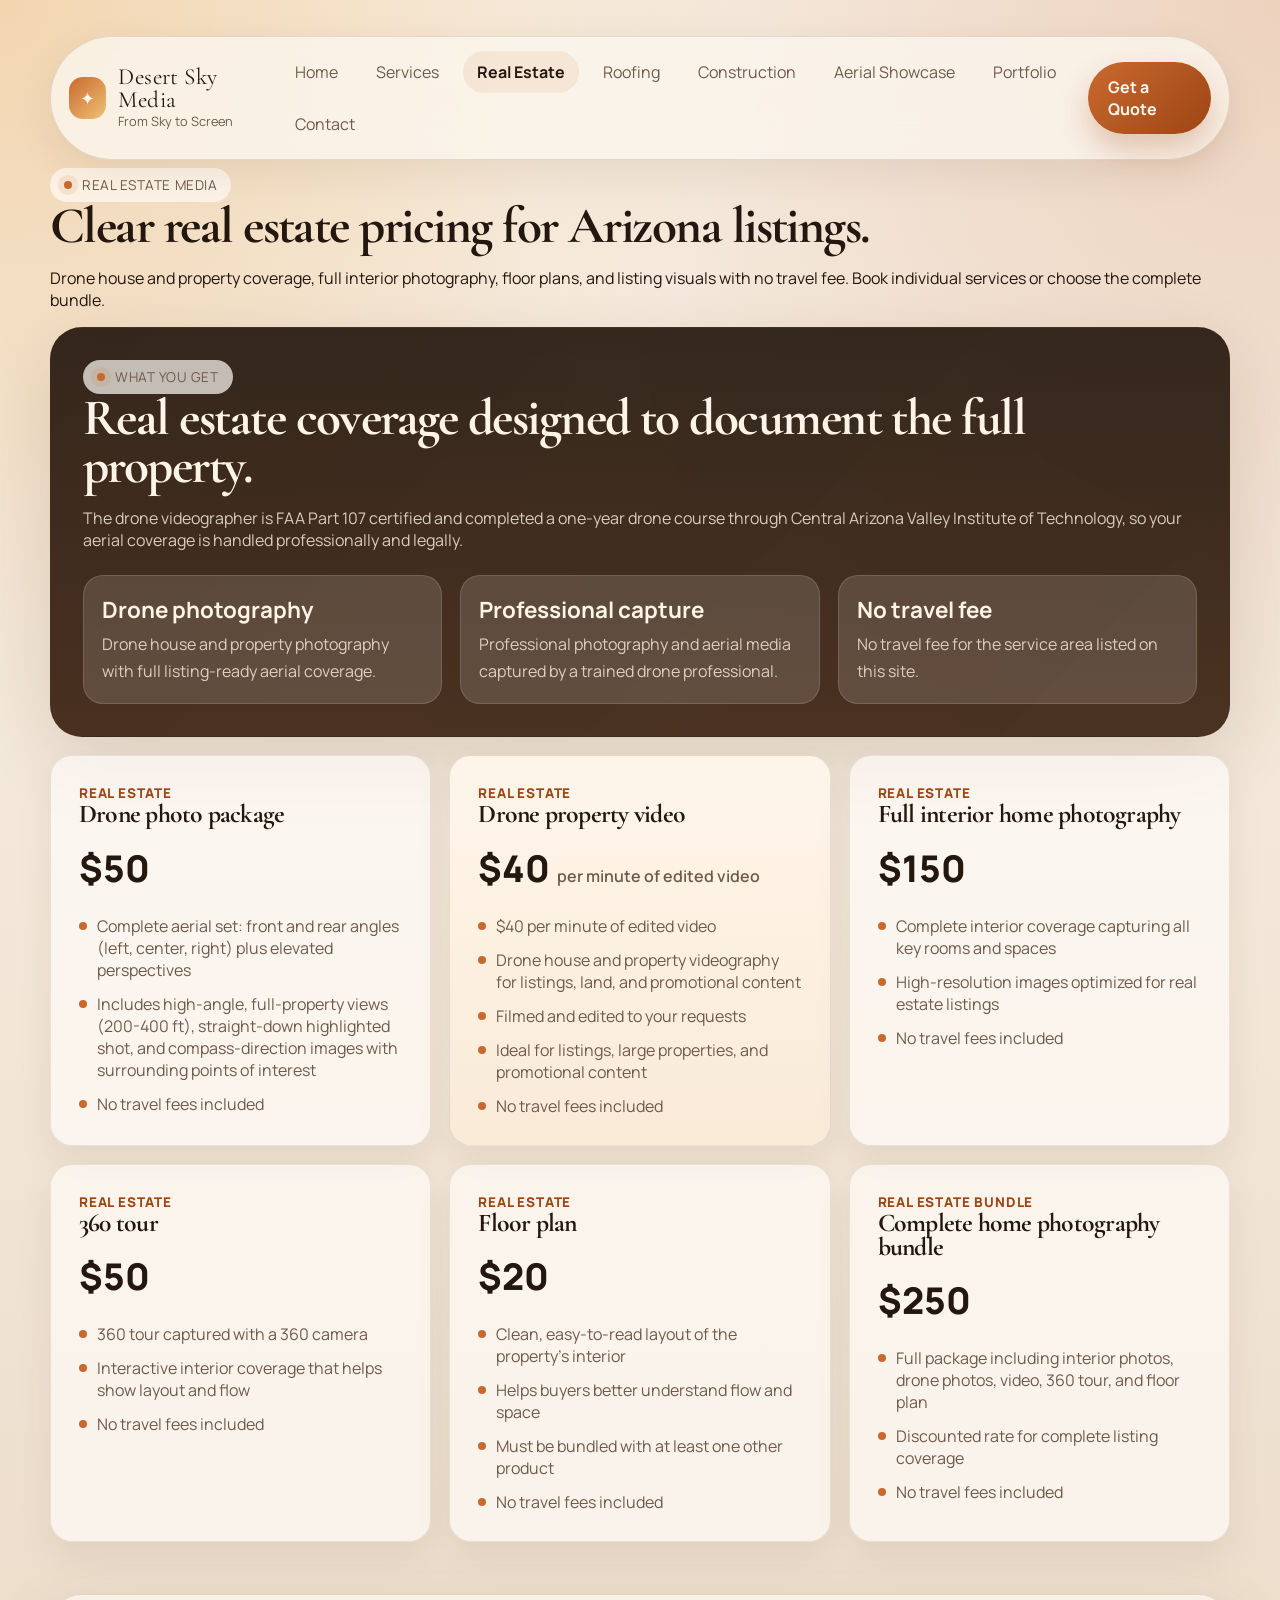
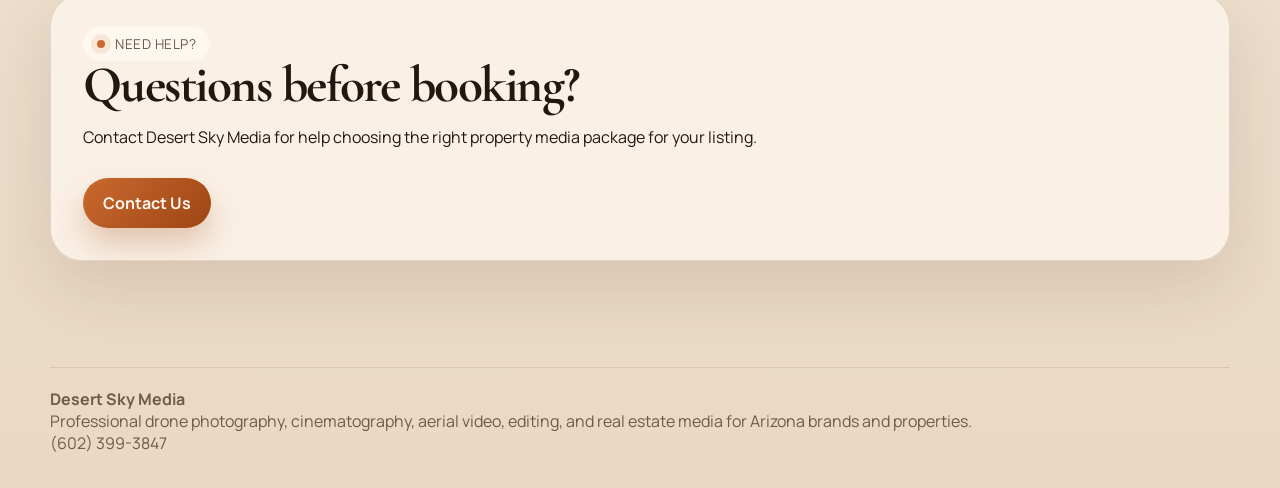
<file: real-estate.html>
<!DOCTYPE html>
<html lang="en">
  <head>
    <meta charset="UTF-8" />
    <meta name="viewport" content="width=device-width, initial-scale=1.0" />
    <title>Desert Sky Media | Real Estate</title>
    <link rel="icon" type="image/png" href="star.png" />
<link rel="apple-touch-icon" href="star.png" />

    <meta
      name="description"
      content="Desert Sky Media real estate pricing for drone photography, drone video, full interior photography, floor plans, flythroughs, and bundle options."
    />
    <link rel="preconnect" href="https://fonts.googleapis.com" />
    <link rel="preconnect" href="https://fonts.gstatic.com" crossorigin />
    <link
      href="https://fonts.googleapis.com/css2?family=Cormorant+Garamond:wght@500;600;700&amp;family=Manrope:wght@400;500;600;700;800&amp;display=swap"
      rel="stylesheet"
    />
    <link rel="stylesheet" href="styles.css" />
  </head>
  <body>
    <div class="site-shell">
      <header class="topbar">
        <nav class="nav" data-nav>
          <a class="brand" href="index.html">
            <div class="brand-mark">✦</div>
            <div class="brand-text">
              <span class="brand-name">Desert Sky Media</span>
              <span class="brand-tag">From Sky to Screen</span>
            </div>
          </a>

          <button class="mobile-toggle" data-nav-toggle aria-label="Toggle navigation" aria-expanded="false">
            <span></span>
          </button>

          <div class="nav-links">
            <a href="index.html">Home</a>
            <a href="services.html">Services</a>
            <a class="current" href="real-estate.html">Real Estate</a>
            <a href="roofing.html">Roofing</a>
            <a href="construction.html">Construction</a>
            <a href="aerial-showcase.html">Aerial Showcase</a>
            <a href="portfolio.html">Portfolio</a>
            <a href="contact.html">Contact</a>
          </div>

          <a class="nav-cta" href="contact.html">Get a Quote</a>
        </nav>
      </header>

      <main>
        <section class="section" id="real-estate">
          <div class="section-head reveal">
            <div>
              <div class="eyebrow">Real Estate Media</div>
              <h2>Clear real estate pricing for Arizona listings.</h2>
            </div>
            <p>
              Drone house and property coverage, full interior photography, floor plans, and
              listing visuals with no travel fee. Book individual services or choose the complete bundle.
            </p>
          </div>

          <div class="glass-card feature-panel dark-panel reveal" style="min-height: 0;">
            <div class="eyebrow">What You Get</div>
            <h2>Real estate coverage designed to document the full property.</h2>
            <p class="muted-light">
              The drone videographer is FAA Part 107 certified and completed a one-year drone
              course through Central Arizona Valley Institute of Technology, so your aerial
              coverage is handled professionally and legally.
            </p>

            <div class="grid-3" style="margin-top: 24px;">
              <div class="metric">
                <strong>Drone photography</strong>
                <span>Drone house and property photography with full listing-ready aerial coverage.</span>
              </div>
              <div class="metric">
                <strong>Professional capture</strong>
                <span>Professional photography and aerial media captured by a trained drone professional.</span>
              </div>
              <div class="metric">
                <strong>No travel fee</strong>
                <span>No travel fee for the service area listed on this site.</span>
              </div>
            </div>
          </div>
        
          <div class="grid-3" style="margin-top: 18px;">
            <article class="card pricing-card reveal">
              <div class="pricing-kicker">Real Estate</div>
              <h3>Drone photo package</h3>
              <div class="price">$50</div>
              <div class="checklist">
                <span>Complete aerial set: front and rear angles (left, center, right) plus elevated perspectives</span>
                <span>Includes high-angle, full-property views (200-400 ft), straight-down highlighted shot, and compass-direction images with surrounding points of interest</span>
                <span>No travel fees included</span>
              </div>
            </article>

            <article class="card pricing-card featured reveal">
              <div class="pricing-kicker">Real Estate</div>
              <h3>Drone property video</h3>
              <div class="price">$40 <small>per minute of edited video</small></div>
              <div class="checklist">
                <span>$40 per minute of edited video</span>
                <span>Drone house and property videography for listings, land, and promotional content</span>
                <span>Filmed and edited to your requests</span>
                <span>Ideal for listings, large properties, and promotional content</span>
                <span>No travel fees included</span>
              </div>
            </article>

            <article class="card pricing-card reveal">
              <div class="pricing-kicker">Real Estate</div>
              <h3>Full interior home photography</h3>
              <div class="price">$150</div>
              <div class="checklist">
                <span>Complete interior coverage capturing all key rooms and spaces</span>
                <span>High-resolution images optimized for real estate listings</span>
                <span>No travel fees included</span>
              </div>
            </article>

            <article class="card pricing-card reveal">
              <div class="pricing-kicker">Real Estate</div>
              <h3>360 tour</h3>
              <div class="price">$50</div>
              <div class="checklist">
                <span>360 tour captured with a 360 camera</span>
                <span>Interactive interior coverage that helps show layout and flow</span>
                <span>No travel fees included</span>
              </div>
            </article>

            <article class="card pricing-card reveal">
              <div class="pricing-kicker">Real Estate</div>
              <h3>Floor plan</h3>
              <div class="price">$20</div>
              <div class="checklist">
                <span>Clean, easy-to-read layout of the property's interior</span>
                <span>Helps buyers better understand flow and space</span>
                <span>Must be bundled with at least one other product</span>
                <span>No travel fees included</span>
              </div>
            </article>

            <article class="card pricing-card reveal">
              <div class="pricing-kicker">Real Estate Bundle</div>
              <h3>Complete home photography bundle</h3>
              <div class="price">$250</div>
              <div class="checklist">
                <span>Full package including interior photos, drone photos, video, 360 tour, and floor plan</span>
                <span>Discounted rate for complete listing coverage</span>
                <span>No travel fees included</span>
              </div>
            </article>
          </div>
        </section>

        <section class="section">
          <div class="glass-card cta-band reveal">
            <div class="section-head">
              <div>
                <div class="eyebrow">Need Help?</div>
                <h2>Questions before booking?</h2>
              </div>
              <p>
                Contact Desert Sky Media for help choosing the right property media package for your listing.
              </p>
            </div>
            <div class="button-row">
              <a class="button" href="contact.html">Contact Us</a>
            </div>
          </div>
        </section>
      </main>

      <footer class="footer">
        <div class="footer-inner">
          <div>
            <strong>Desert Sky Media</strong>
            <div>Professional drone photography, cinematography, aerial video, editing, and real estate media for Arizona brands and properties.</div>
            <div>(602) 399-3847</div>
          </div>
          <div></div>
        </div>
      </footer>
    </div>

    <script src="script.js"></script>
  </body>
</html>
</file>
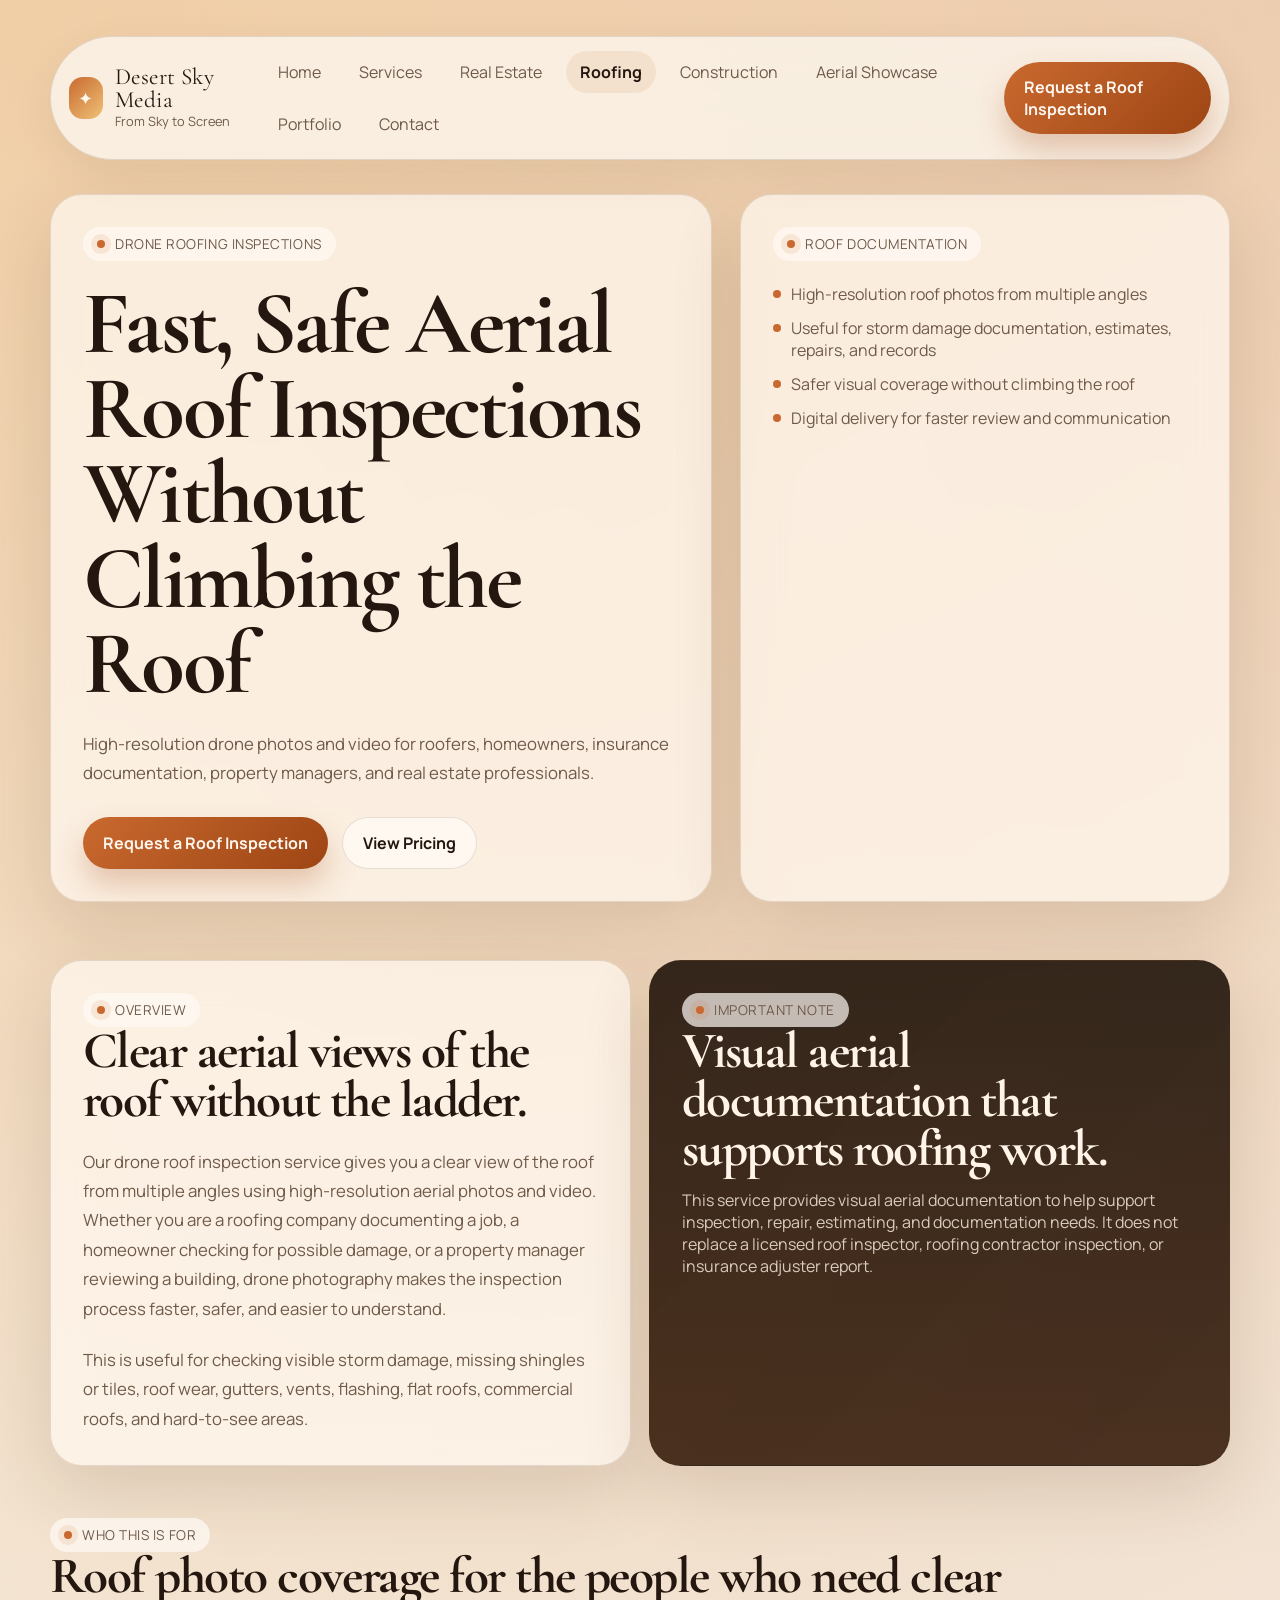
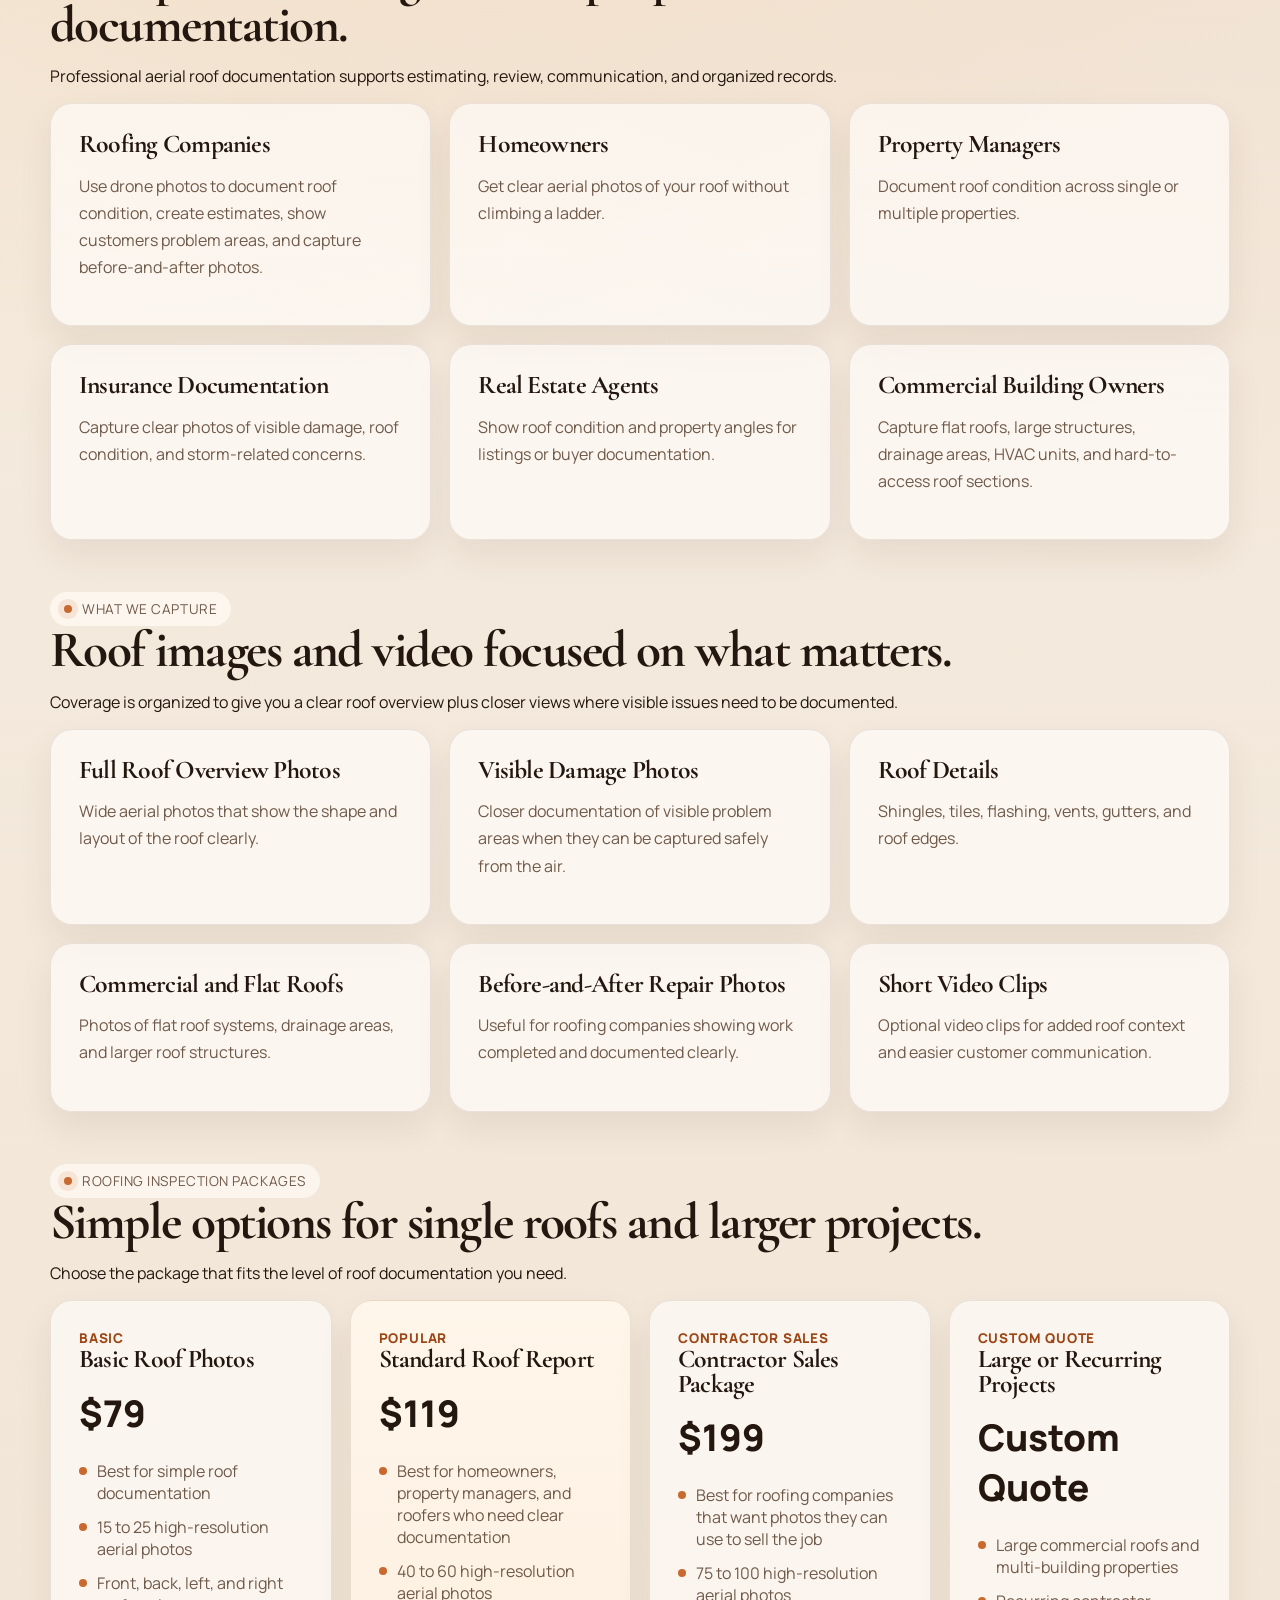
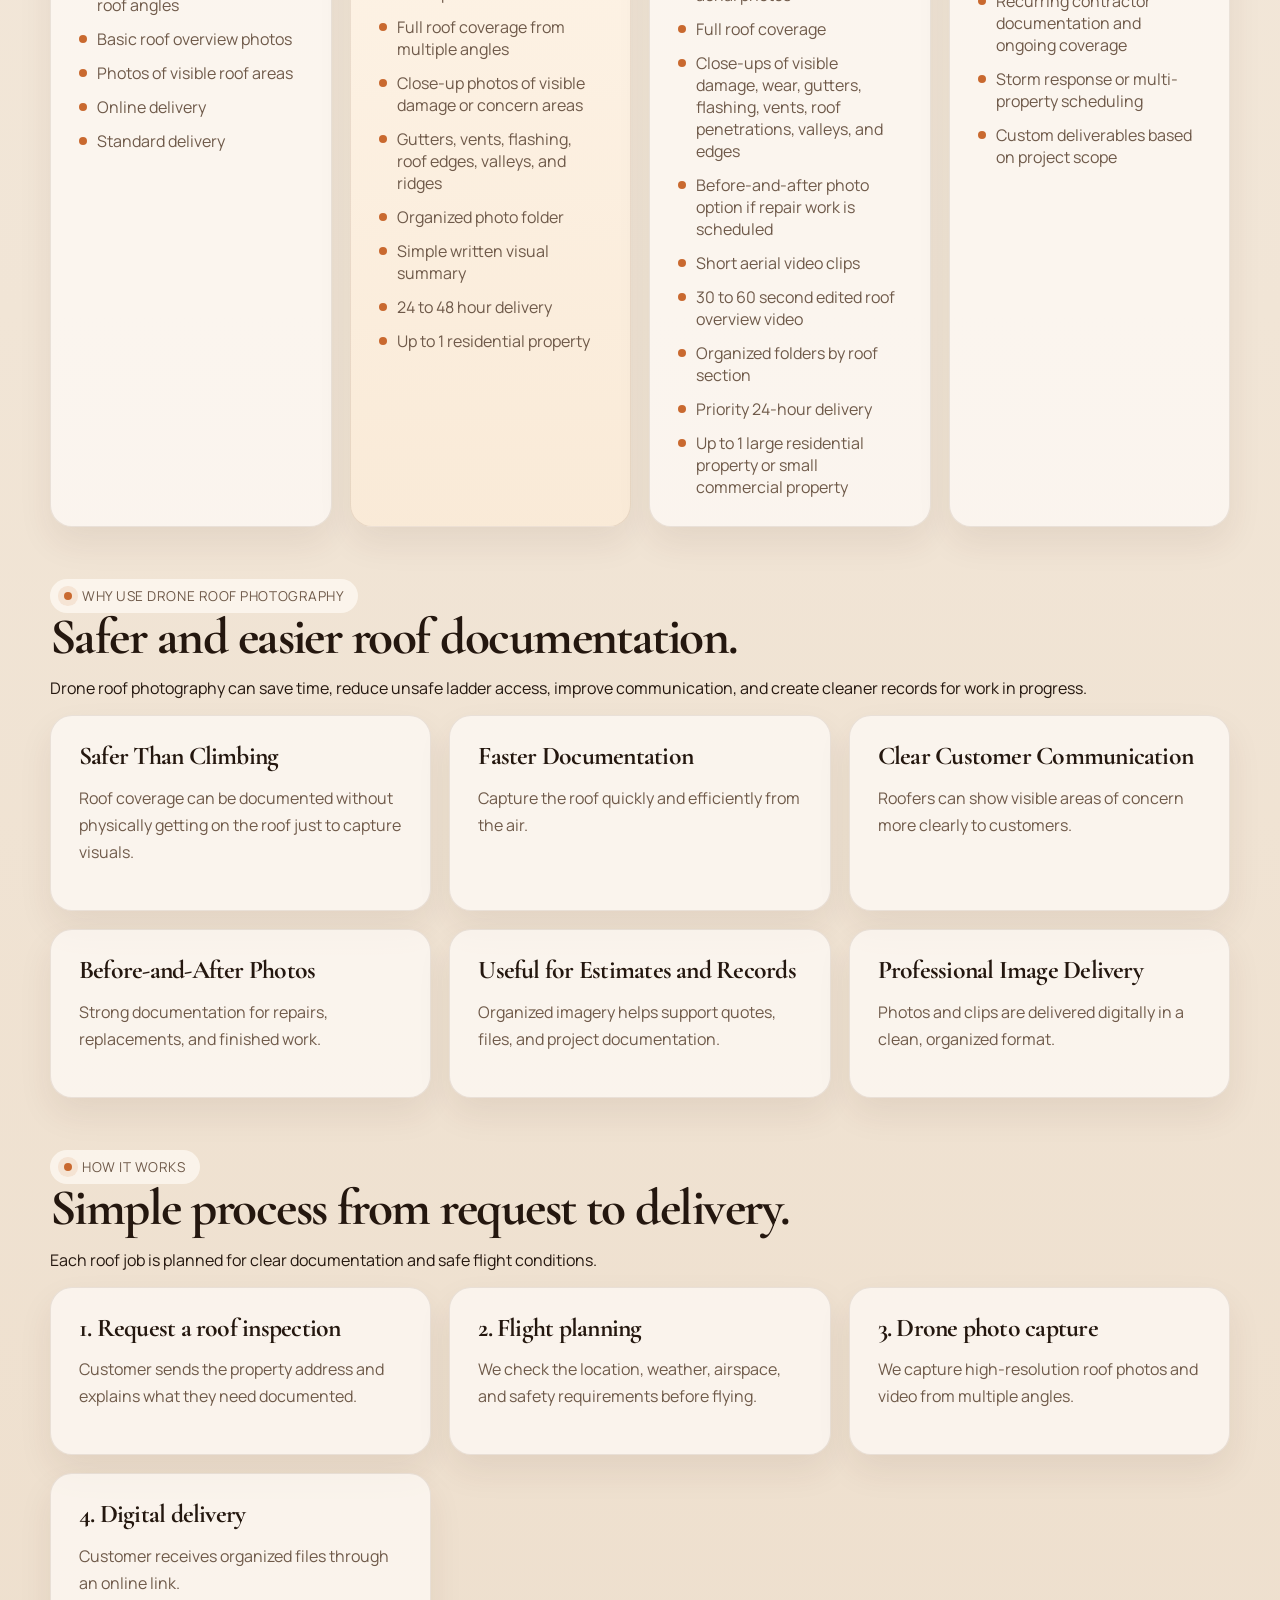
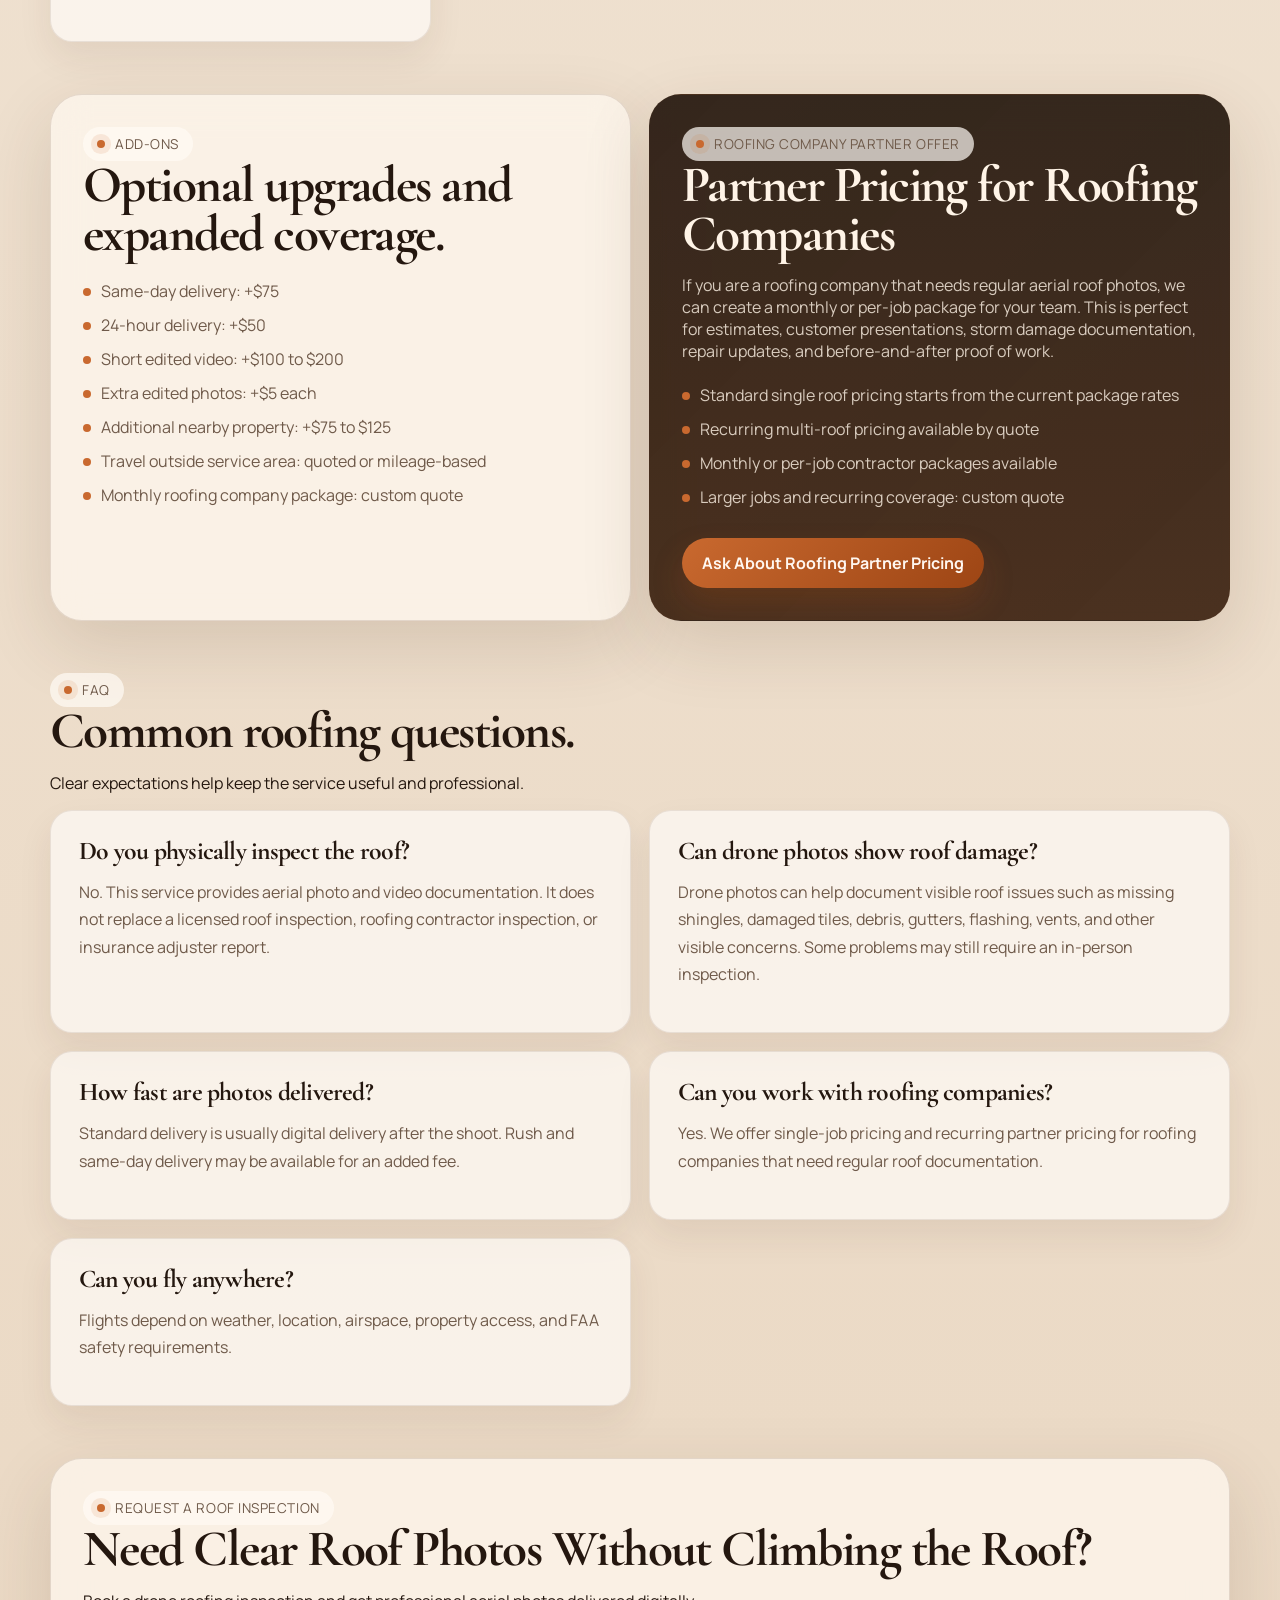
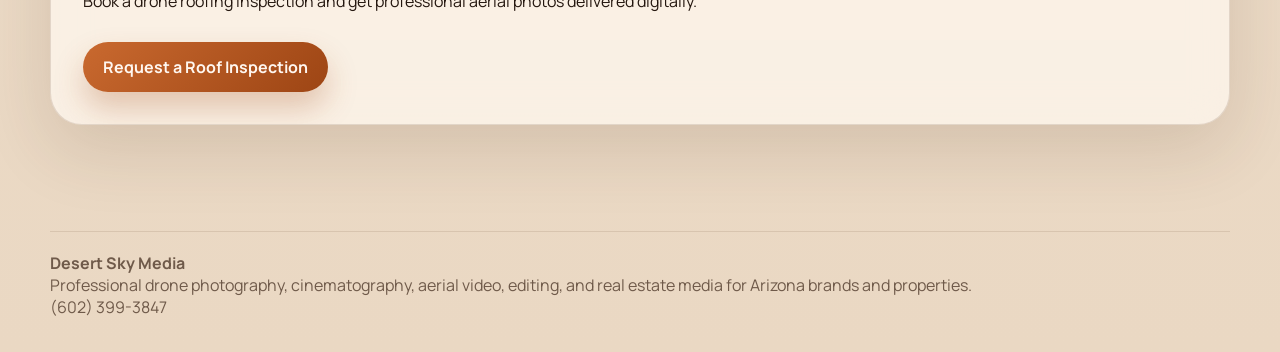
<file: roofing.html>
<!DOCTYPE html>
<html lang="en">
  <head>
    <meta charset="UTF-8" />
    <meta name="viewport" content="width=device-width, initial-scale=1.0" />
    <title>Desert Sky Media | Drone Roofing Inspections</title>
    <link rel="icon" type="image/png" href="star.png" />
    <link rel="apple-touch-icon" href="star.png" />
    <meta
      name="description"
      content="Drone Roofing Inspections with high-resolution aerial photos and video for roofing companies, homeowners, property managers, insurance documentation, and commercial properties."
    />
    <link rel="preconnect" href="https://fonts.googleapis.com" />
    <link rel="preconnect" href="https://fonts.gstatic.com" crossorigin />
    <link
      href="https://fonts.googleapis.com/css2?family=Cormorant+Garamond:wght@500;600;700&family=Manrope:wght@400;500;600;700;800&display=swap"
      rel="stylesheet"
    />
    <link rel="stylesheet" href="styles.css" />
  </head>
  <body>
    <div class="site-shell">
      <header class="topbar">
        <nav class="nav" data-nav>
          <a class="brand" href="index.html">
            <div class="brand-mark">✦</div>
            <div class="brand-text">
              <span class="brand-name">Desert Sky Media</span>
              <span class="brand-tag">From Sky to Screen</span>
            </div>
          </a>

          <button class="mobile-toggle" data-nav-toggle aria-label="Toggle navigation" aria-expanded="false">
            <span></span>
          </button>

          <div class="nav-links">
            <a href="index.html">Home</a>
            <a href="services.html">Services</a>
            <a href="real-estate.html">Real Estate</a>
            <a class="current" href="roofing.html">Roofing</a>
            <a href="construction.html">Construction</a>
            <a href="aerial-showcase.html">Aerial Showcase</a>
            <a href="portfolio.html">Portfolio</a>
            <a href="contact.html">Contact</a>
          </div>

          <a class="nav-cta" href="contact.html">Request a Roof Inspection</a>
        </nav>
      </header>

      <main>
        <section class="hero">
          <div class="hero-card hero-copy reveal">
            <div class="eyebrow">Drone Roofing Inspections</div>
            <h1>Fast, Safe Aerial Roof Inspections Without Climbing the Roof</h1>
            <p class="lead">
              High-resolution drone photos and video for roofers, homeowners, insurance
              documentation, property managers, and real estate professionals.
            </p>
            <div class="hero-actions">
              <a class="button" href="contact.html">Request a Roof Inspection</a>
              <a class="button secondary" href="#packages">View Pricing</a>
            </div>
          </div>

          <div class="hero-card hero-copy reveal">
            <div class="eyebrow">Roof Documentation</div>
            <div class="checklist">
              <span>High-resolution roof photos from multiple angles</span>
              <span>Useful for storm damage documentation, estimates, repairs, and records</span>
              <span>Safer visual coverage without climbing the roof</span>
              <span>Digital delivery for faster review and communication</span>
            </div>
          </div>
        </section>

        <section class="section">
          <div class="split-feature">
            <div class="glass-card feature-panel reveal">
              <div class="eyebrow">Overview</div>
              <h2>Clear aerial views of the roof without the ladder.</h2>
              <p class="lead">
                Our drone roof inspection service gives you a clear view of the roof from multiple
                angles using high-resolution aerial photos and video. Whether you are a roofing
                company documenting a job, a homeowner checking for possible damage, or a property
                manager reviewing a building, drone photography makes the inspection process faster,
                safer, and easier to understand.
              </p>
              <p class="lead">
                This is useful for checking visible storm damage, missing shingles or tiles, roof
                wear, gutters, vents, flashing, flat roofs, commercial roofs, and hard-to-see areas.
              </p>
            </div>

            <div class="glass-card feature-panel dark-panel reveal">
              <div class="eyebrow">Important Note</div>
              <h2>Visual aerial documentation that supports roofing work.</h2>
              <p class="muted-light">
                This service provides visual aerial documentation to help support inspection,
                repair, estimating, and documentation needs. It does not replace a licensed
                roof inspector, roofing contractor inspection, or insurance adjuster report.
              </p>
            </div>
          </div>
        </section>

        <section class="section">
          <div class="section-head reveal">
            <div>
              <div class="eyebrow">Who This Is For</div>
              <h2>Roof photo coverage for the people who need clear documentation.</h2>
            </div>
            <p>Professional aerial roof documentation supports estimating, review, communication, and organized records.</p>
          </div>

          <div class="grid-3">
            <article class="card reveal"><h3>Roofing Companies</h3><p>Use drone photos to document roof condition, create estimates, show customers problem areas, and capture before-and-after photos.</p></article>
            <article class="card reveal"><h3>Homeowners</h3><p>Get clear aerial photos of your roof without climbing a ladder.</p></article>
            <article class="card reveal"><h3>Property Managers</h3><p>Document roof condition across single or multiple properties.</p></article>
            <article class="card reveal"><h3>Insurance Documentation</h3><p>Capture clear photos of visible damage, roof condition, and storm-related concerns.</p></article>
            <article class="card reveal"><h3>Real Estate Agents</h3><p>Show roof condition and property angles for listings or buyer documentation.</p></article>
            <article class="card reveal"><h3>Commercial Building Owners</h3><p>Capture flat roofs, large structures, drainage areas, HVAC units, and hard-to-access roof sections.</p></article>
          </div>
        </section>

        <section class="section">
          <div class="section-head reveal">
            <div>
              <div class="eyebrow">What We Capture</div>
              <h2>Roof images and video focused on what matters.</h2>
            </div>
            <p>Coverage is organized to give you a clear roof overview plus closer views where visible issues need to be documented.</p>
          </div>

          <div class="grid-3">
            <article class="card reveal"><h3>Full Roof Overview Photos</h3><p>Wide aerial photos that show the shape and layout of the roof clearly.</p></article>
            <article class="card reveal"><h3>Visible Damage Photos</h3><p>Closer documentation of visible problem areas when they can be captured safely from the air.</p></article>
            <article class="card reveal"><h3>Roof Details</h3><p>Shingles, tiles, flashing, vents, gutters, and roof edges.</p></article>
            <article class="card reveal"><h3>Commercial and Flat Roofs</h3><p>Photos of flat roof systems, drainage areas, and larger roof structures.</p></article>
            <article class="card reveal"><h3>Before-and-After Repair Photos</h3><p>Useful for roofing companies showing work completed and documented clearly.</p></article>
            <article class="card reveal"><h3>Short Video Clips</h3><p>Optional video clips for added roof context and easier customer communication.</p></article>
          </div>
        </section>

        <section class="section" id="packages">
          <div class="section-head reveal">
            <div>
              <div class="eyebrow">Roofing Inspection Packages</div>
              <h2>Simple options for single roofs and larger projects.</h2>
            </div>
            <p>Choose the package that fits the level of roof documentation you need.</p>
          </div>

          <div class="grid-4">
            <article class="card pricing-card reveal">
              <div class="pricing-kicker">Basic</div>
              <h3>Basic Roof Photos</h3>
              <div class="price">$79</div>
              <div class="checklist">
                <span>Best for simple roof documentation</span>
                <span>15 to 25 high-resolution aerial photos</span>
                <span>Front, back, left, and right roof angles</span>
                <span>Basic roof overview photos</span>
                <span>Photos of visible roof areas</span>
                <span>Online delivery</span>
                <span>Standard delivery</span>
              </div>
            </article>

            <article class="card pricing-card featured reveal">
              <div class="pricing-kicker">Popular</div>
              <h3>Standard Roof Report</h3>
              <div class="price">$119</div>
              <div class="checklist">
                <span>Best for homeowners, property managers, and roofers who need clear documentation</span>
                <span>40 to 60 high-resolution aerial photos</span>
                <span>Full roof coverage from multiple angles</span>
                <span>Close-up photos of visible damage or concern areas</span>
                <span>Gutters, vents, flashing, roof edges, valleys, and ridges</span>
                <span>Organized photo folder</span>
                <span>Simple written visual summary</span>
                <span>24 to 48 hour delivery</span>
                <span>Up to 1 residential property</span>
              </div>
            </article>

            <article class="card pricing-card reveal">
              <div class="pricing-kicker">Contractor Sales</div>
              <h3>Contractor Sales Package</h3>
              <div class="price">$199</div>
              <div class="checklist">
                <span>Best for roofing companies that want photos they can use to sell the job</span>
                <span>75 to 100 high-resolution aerial photos</span>
                <span>Full roof coverage</span>
                <span>Close-ups of visible damage, wear, gutters, flashing, vents, roof penetrations, valleys, and edges</span>
                <span>Before-and-after photo option if repair work is scheduled</span>
                <span>Short aerial video clips</span>
                <span>30 to 60 second edited roof overview video</span>
                <span>Organized folders by roof section</span>
                <span>Priority 24-hour delivery</span>
                <span>Up to 1 large residential property or small commercial property</span>
              </div>
            </article>

            <article class="card pricing-card reveal">
              <div class="pricing-kicker">Custom Quote</div>
              <h3>Large or Recurring Projects</h3>
              <div class="price">Custom Quote</div>
              <div class="checklist">
                <span>Large commercial roofs and multi-building properties</span>
                <span>Recurring contractor documentation and ongoing coverage</span>
                <span>Storm response or multi-property scheduling</span>
                <span>Custom deliverables based on project scope</span>
              </div>
            </article>
          </div>
        </section>

        <section class="section">
          <div class="section-head reveal">
            <div>
              <div class="eyebrow">Why Use Drone Roof Photography</div>
              <h2>Safer and easier roof documentation.</h2>
            </div>
            <p>Drone roof photography can save time, reduce unsafe ladder access, improve communication, and create cleaner records for work in progress.</p>
          </div>

          <div class="grid-3">
            <article class="card reveal"><h3>Safer Than Climbing</h3><p>Roof coverage can be documented without physically getting on the roof just to capture visuals.</p></article>
            <article class="card reveal"><h3>Faster Documentation</h3><p>Capture the roof quickly and efficiently from the air.</p></article>
            <article class="card reveal"><h3>Clear Customer Communication</h3><p>Roofers can show visible areas of concern more clearly to customers.</p></article>
            <article class="card reveal"><h3>Before-and-After Photos</h3><p>Strong documentation for repairs, replacements, and finished work.</p></article>
            <article class="card reveal"><h3>Useful for Estimates and Records</h3><p>Organized imagery helps support quotes, files, and project documentation.</p></article>
            <article class="card reveal"><h3>Professional Image Delivery</h3><p>Photos and clips are delivered digitally in a clean, organized format.</p></article>
          </div>
        </section>

        <section class="section">
          <div class="section-head reveal">
            <div>
              <div class="eyebrow">How It Works</div>
              <h2>Simple process from request to delivery.</h2>
            </div>
            <p>Each roof job is planned for clear documentation and safe flight conditions.</p>
          </div>

          <div class="summary-grid">
            <article class="card reveal"><h3>1. Request a roof inspection</h3><p>Customer sends the property address and explains what they need documented.</p></article>
            <article class="card reveal"><h3>2. Flight planning</h3><p>We check the location, weather, airspace, and safety requirements before flying.</p></article>
            <article class="card reveal"><h3>3. Drone photo capture</h3><p>We capture high-resolution roof photos and video from multiple angles.</p></article>
            <article class="card reveal"><h3>4. Digital delivery</h3><p>Customer receives organized files through an online link.</p></article>
          </div>
        </section>

        <section class="section">
          <div class="split-feature">
            <div class="glass-card feature-panel reveal">
              <div class="eyebrow">Add-ons</div>
              <h2>Optional upgrades and expanded coverage.</h2>
              <div class="checklist">
                <span>Same-day delivery: +$75</span>
                <span>24-hour delivery: +$50</span>
                <span>Short edited video: +$100 to $200</span>
                <span>Extra edited photos: +$5 each</span>
                <span>Additional nearby property: +$75 to $125</span>
                <span>Travel outside service area: quoted or mileage-based</span>
                <span>Monthly roofing company package: custom quote</span>
              </div>
            </div>

            <div class="glass-card feature-panel dark-panel reveal">
              <div class="eyebrow">Roofing Company Partner Offer</div>
              <h2>Partner Pricing for Roofing Companies</h2>
              <p class="muted-light">
                If you are a roofing company that needs regular aerial roof photos, we can create
                a monthly or per-job package for your team. This is perfect for estimates,
                customer presentations, storm damage documentation, repair updates, and before-and-after proof of work.
              </p>
              <div class="checklist">
                <span>Standard single roof pricing starts from the current package rates</span>
                <span>Recurring multi-roof pricing available by quote</span>
                <span>Monthly or per-job contractor packages available</span>
                <span>Larger jobs and recurring coverage: custom quote</span>
              </div>
              <div class="button-row">
                <a class="button" href="contact.html">Ask About Roofing Partner Pricing</a>
              </div>
            </div>
          </div>
        </section>

        <section class="section">
          <div class="section-head reveal">
            <div>
              <div class="eyebrow">FAQ</div>
              <h2>Common roofing questions.</h2>
            </div>
            <p>Clear expectations help keep the service useful and professional.</p>
          </div>

          <div class="grid-2">
            <article class="card reveal"><h3>Do you physically inspect the roof?</h3><p>No. This service provides aerial photo and video documentation. It does not replace a licensed roof inspection, roofing contractor inspection, or insurance adjuster report.</p></article>
            <article class="card reveal"><h3>Can drone photos show roof damage?</h3><p>Drone photos can help document visible roof issues such as missing shingles, damaged tiles, debris, gutters, flashing, vents, and other visible concerns. Some problems may still require an in-person inspection.</p></article>
            <article class="card reveal"><h3>How fast are photos delivered?</h3><p>Standard delivery is usually digital delivery after the shoot. Rush and same-day delivery may be available for an added fee.</p></article>
            <article class="card reveal"><h3>Can you work with roofing companies?</h3><p>Yes. We offer single-job pricing and recurring partner pricing for roofing companies that need regular roof documentation.</p></article>
            <article class="card reveal"><h3>Can you fly anywhere?</h3><p>Flights depend on weather, location, airspace, property access, and FAA safety requirements.</p></article>
          </div>
        </section>

        <section class="section">
          <div class="glass-card cta-band reveal">
            <div class="section-head">
              <div>
                <div class="eyebrow">Request a Roof Inspection</div>
                <h2>Need Clear Roof Photos Without Climbing the Roof?</h2>
              </div>
              <p>Book a drone roofing inspection and get professional aerial photos delivered digitally.</p>
            </div>
            <div class="button-row">
              <a class="button" href="contact.html">Request a Roof Inspection</a>
            </div>
          </div>
        </section>
      </main>

      <footer class="footer">
        <div class="footer-inner">
          <div>
            <strong>Desert Sky Media</strong>
            <div>Professional drone photography, cinematography, aerial video, editing, and real estate media for Arizona brands and properties.</div>
            <div>(602) 399-3847</div>
          </div>
          <div></div>
        </div>
      </footer>
    </div>

    <script src="script.js"></script>
  </body>
</html>
</file>
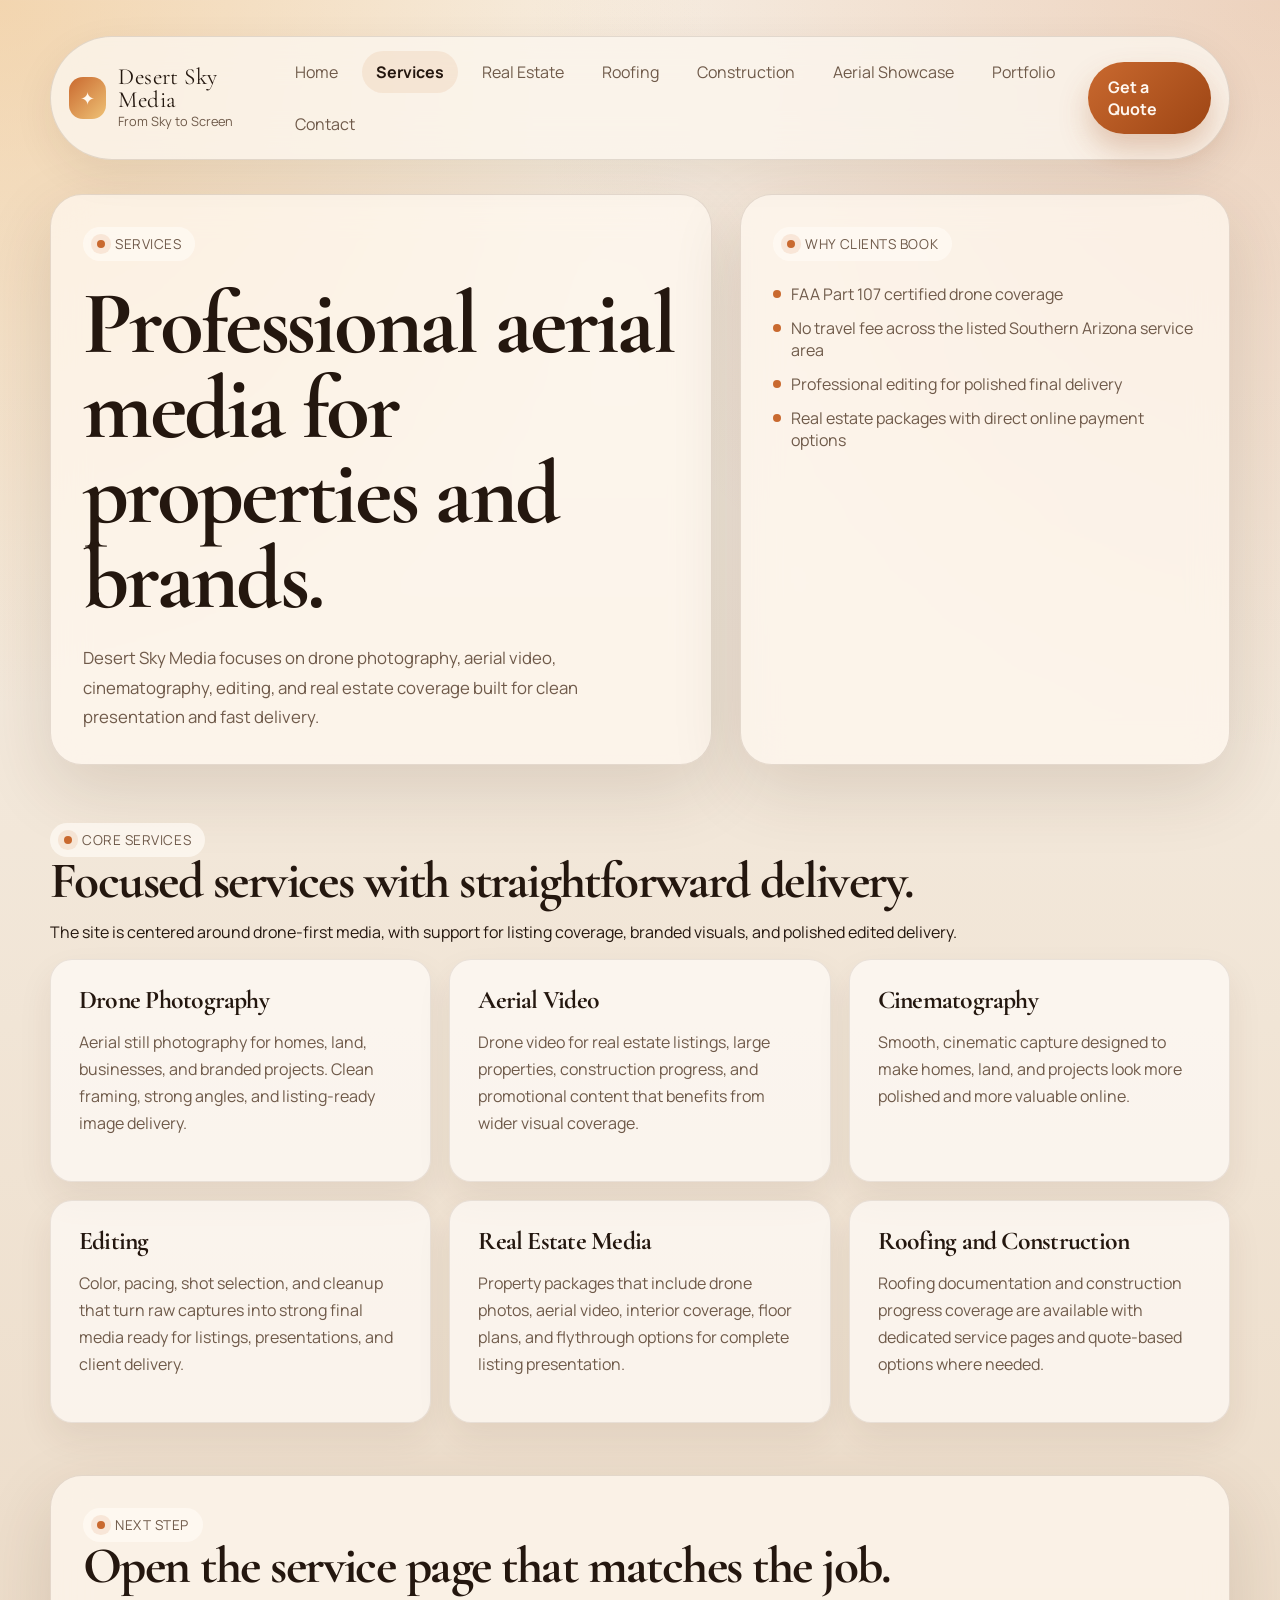
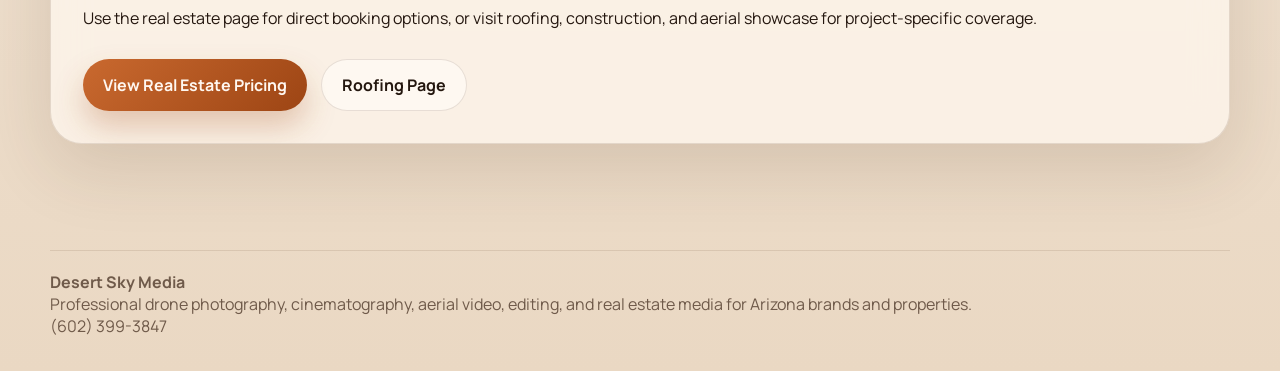
<file: services.html>
<!DOCTYPE html>
<html lang="en">
  <head>
    <meta charset="UTF-8" />
    <meta name="viewport" content="width=device-width, initial-scale=1.0" />
    <title>Desert Sky Media | Services</title>
    <link rel="icon" type="image/png" href="star.png" />
<link rel="apple-touch-icon" href="star.png" />

    <meta
      name="description"
      content="Desert Sky Media offers drone photography, aerial video, cinematography, editing, and real estate media services across Southern Arizona."
    />
    <link rel="preconnect" href="https://fonts.googleapis.com" />
    <link rel="preconnect" href="https://fonts.gstatic.com" crossorigin />
    <link
      href="https://fonts.googleapis.com/css2?family=Cormorant+Garamond:wght@500;600;700&family=Manrope:wght@400;500;600;700;800&display=swap"
      rel="stylesheet"
    />
    <link rel="stylesheet" href="styles.css" />
  </head>
  <body>
    <div class="site-shell">
      <header class="topbar">
        <nav class="nav" data-nav>
          <a class="brand" href="index.html">
            <div class="brand-mark">✦</div>
            <div class="brand-text">
              <span class="brand-name">Desert Sky Media</span>
              <span class="brand-tag">From Sky to Screen</span>
            </div>
          </a>

          <button class="mobile-toggle" data-nav-toggle aria-label="Toggle navigation" aria-expanded="false">
            <span></span>
          </button>

          <div class="nav-links">
            <a href="index.html">Home</a>
            <a class="current" href="services.html">Services</a>
            <a href="real-estate.html">Real Estate</a>
            <a href="roofing.html">Roofing</a>
            <a href="construction.html">Construction</a>
            <a href="aerial-showcase.html">Aerial Showcase</a>
            <a href="portfolio.html">Portfolio</a>
            <a href="contact.html">Contact</a>
          </div>

          <a class="nav-cta" href="contact.html">Get a Quote</a>
        </nav>
      </header>

      <main>
        <section class="hero">
          <div class="hero-card hero-copy reveal">
            <div class="eyebrow">Services</div>
            <h1>Professional aerial media for properties and brands.</h1>
            <p class="lead">
              Desert Sky Media focuses on drone photography, aerial video, cinematography,
              editing, and real estate coverage built for clean presentation and fast delivery.
            </p>
          </div>

          <div class="hero-card hero-copy reveal">
            <div class="eyebrow">Why Clients Book</div>
            <div class="checklist">
              <span>FAA Part 107 certified drone coverage</span>
              <span>No travel fee across the listed Southern Arizona service area</span>
              <span>Professional editing for polished final delivery</span>
              <span>Real estate packages with direct online payment options</span>
            </div>
          </div>
        </section>

        <section class="section">
          <div class="section-head reveal">
            <div>
              <div class="eyebrow">Core Services</div>
              <h2>Focused services with straightforward delivery.</h2>
            </div>
            <p>
              The site is centered around drone-first media, with support for listing coverage,
              branded visuals, and polished edited delivery.
            </p>
          </div>

          <div class="grid-3">
            <article class="card reveal">
              <h3>Drone Photography</h3>
              <p>
                Aerial still photography for homes, land, businesses, and branded projects.
                Clean framing, strong angles, and listing-ready image delivery.
              </p>
            </article>

            <article class="card reveal">
              <h3>Aerial Video</h3>
              <p>
                Drone video for real estate listings, large properties, construction progress,
                and promotional content that benefits from wider visual coverage.
              </p>
            </article>

            <article class="card reveal">
              <h3>Cinematography</h3>
              <p>
                Smooth, cinematic capture designed to make homes, land, and projects look more
                polished and more valuable online.
              </p>
            </article>

            <article class="card reveal">
              <h3>Editing</h3>
              <p>
                Color, pacing, shot selection, and cleanup that turn raw captures into strong
                final media ready for listings, presentations, and client delivery.
              </p>
            </article>

            <article class="card reveal">
              <h3>Real Estate Media</h3>
              <p>
                Property packages that include drone photos, aerial video, interior coverage,
                floor plans, and flythrough options for complete listing presentation.
              </p>
            </article>

            <article class="card reveal">
              <h3>Roofing and Construction</h3>
              <p>
                Roofing documentation and construction progress coverage are available with
                dedicated service pages and quote-based options where needed.
              </p>
            </article>
          </div>
        </section>

        <section class="section">
          <div class="glass-card cta-band reveal">
            <div class="section-head">
              <div>
                <div class="eyebrow">Next Step</div>
                <h2>Open the service page that matches the job.</h2>
              </div>
              <p>
                Use the real estate page for direct booking options, or visit roofing,
                construction, and aerial showcase for project-specific coverage.
              </p>
            </div>
            <div class="button-row">
              <a class="button" href="real-estate.html">View Real Estate Pricing</a>
              <a class="button secondary" href="roofing.html">Roofing Page</a>
            </div>
          </div>
        </section>
      </main>

      <footer class="footer">
        <div class="footer-inner">
          <div>
            <strong>Desert Sky Media</strong>
            <div>Professional drone photography, cinematography, aerial video, editing, and real estate media for Arizona brands and properties.</div>
            <div>(602) 399-3847</div>
          </div>
          <div></div>
        </div>
      </footer>
    </div>

    <script src="script.js"></script>
  </body>
</html>
</file>
<file: styles.css>
:root {
  --bg: #f3ece1;
  --surface: rgba(255, 248, 240, 0.72);
  --text: #24170f;
  --muted: #6f5a4a;
  --line: rgba(50, 30, 18, 0.12);
  --primary: #c9692f;
  --primary-deep: #9d4514;
  --shadow: 0 24px 70px rgba(72, 42, 20, 0.14);
  --radius-lg: 32px;
  --radius-md: 22px;
  --max-width: 1180px;
}

* {
  box-sizing: border-box;
}

html {
  scroll-behavior: smooth;
}

body {
  margin: 0;
  font-family: "Manrope", sans-serif;
  color: var(--text);
  background:
    radial-gradient(circle at top left, rgba(237, 181, 109, 0.45), transparent 30%),
    radial-gradient(circle at top right, rgba(201, 105, 47, 0.22), transparent 32%),
    linear-gradient(180deg, #f7f0e6 0%, #f1e5d6 52%, #ead8c3 100%);
  min-height: 100vh;
}

body::before {
  content: "";
  position: fixed;
  inset: 0;
  pointer-events: none;
  background-image:
    linear-gradient(rgba(255, 255, 255, 0.1) 1px, transparent 1px),
    linear-gradient(90deg, rgba(255, 255, 255, 0.06) 1px, transparent 1px);
  background-size: 120px 120px;
  mask-image: linear-gradient(180deg, rgba(0, 0, 0, 0.45), transparent 90%);
  opacity: 0.35;
}

a {
  color: inherit;
  text-decoration: none;
}

.site-shell {
  width: min(calc(100% - 32px), var(--max-width));
  margin: 0 auto;
}

.topbar {
  position: sticky;
  top: 18px;
  z-index: 20;
  padding-top: 18px;
}

.nav {
  display: flex;
  align-items: center;
  justify-content: space-between;
  gap: 18px;
  padding: 14px 18px;
  border: 1px solid rgba(83, 51, 30, 0.14);
  border-radius: 999px;
  background: rgba(251, 246, 239, 0.78);
  box-shadow: 0 14px 40px rgba(63, 33, 16, 0.08);
  backdrop-filter: blur(20px);
}

.brand {
  display: flex;
  align-items: center;
  gap: 12px;
  min-width: 0;
}

.brand-mark {
  display: grid;
  place-items: center;
  width: 42px;
  height: 42px;
  border-radius: 14px;
  background: linear-gradient(135deg, var(--primary), #efc276);
  color: #fff8ee;
  font-size: 18px;
}

.brand-text {
  display: flex;
  flex-direction: column;
  min-width: 0;
}

.brand-name {
  font-family: "Cormorant Garamond", serif;
  font-size: 1.45rem;
  line-height: 1;
  letter-spacing: 0.02em;
}

.brand-tag {
  color: var(--muted);
  font-size: 0.8rem;
}

.nav-links {
  display: flex;
  align-items: center;
  gap: 10px;
  flex-wrap: wrap;
}

.nav-links a {
  padding: 10px 14px;
  border-radius: 999px;
  color: var(--muted);
  transition: 0.2s ease;
}

.nav-links a:hover,
.nav-links a.current {
  background: rgba(201, 105, 47, 0.1);
  color: var(--text);
}

.nav-links a.current {
  font-weight: 700;
}

.button,
.nav-cta,
button.button {
  display: inline-flex;
  align-items: center;
  justify-content: center;
  gap: 10px;
  padding: 14px 20px;
  border: 0;
  border-radius: 999px;
  background: linear-gradient(135deg, var(--primary), var(--primary-deep));
  color: #fff7f0;
  font-weight: 700;
  box-shadow: 0 16px 30px rgba(157, 69, 20, 0.26);
  cursor: pointer;
  transition: transform 0.2s ease, box-shadow 0.2s ease;
}

.button:hover,
.nav-cta:hover {
  transform: translateY(-2px);
  box-shadow: 0 18px 34px rgba(157, 69, 20, 0.32);
}

.button.secondary {
  background: rgba(255, 250, 244, 0.78);
  color: var(--text);
  border: 1px solid rgba(64, 36, 19, 0.12);
  box-shadow: none;
}

.mobile-toggle {
  display: none;
  width: 44px;
  height: 44px;
  border-radius: 50%;
  border: 1px solid var(--line);
  background: rgba(255, 248, 240, 0.8);
}

.mobile-toggle span,
.mobile-toggle::before,
.mobile-toggle::after {
  content: "";
  display: block;
  width: 18px;
  height: 2px;
  margin: 0 auto;
  background: var(--text);
  border-radius: 999px;
}

.mobile-toggle::before {
  margin-bottom: 4px;
}

.mobile-toggle::after {
  margin-top: 4px;
}

main {
  padding-bottom: 70px;
}

.section {
  padding: 26px 0;
}

.hero {
  display: grid;
  grid-template-columns: 1.15fr 0.85fr;
  gap: 28px;
  align-items: stretch;
  padding: 52px 0 32px;
}

.hero-card,
.glass-card {
  position: relative;
  overflow: hidden;
  border: 1px solid rgba(84, 52, 29, 0.14);
  border-radius: var(--radius-lg);
  background: var(--surface);
  box-shadow: var(--shadow);
  backdrop-filter: blur(18px);
}

.hero-copy,
.feature-panel,
.cta-band {
  padding: 32px;
}

.eyebrow {
  display: inline-flex;
  align-items: center;
  gap: 10px;
  padding: 8px 14px;
  border-radius: 999px;
  background: rgba(255, 251, 246, 0.7);
  color: var(--muted);
  font-size: 0.85rem;
  letter-spacing: 0.04em;
  text-transform: uppercase;
}

.eyebrow::before {
  content: "";
  width: 8px;
  height: 8px;
  border-radius: 50%;
  background: var(--primary);
  box-shadow: 0 0 0 6px rgba(201, 105, 47, 0.12);
}

h1,
h2,
h3,
.page-title {
  margin: 0;
  font-family: "Cormorant Garamond", serif;
  line-height: 0.95;
  letter-spacing: -0.03em;
}

h1 {
  margin-top: 20px;
  font-size: clamp(3rem, 7vw, 6rem);
}

h2 {
  font-size: clamp(2.2rem, 4vw, 4rem);
}

h3 {
  font-size: clamp(1.5rem, 2vw, 2.1rem);
}

.page-title {
  margin-top: 20px;
  font-size: clamp(2.5rem, 5vw, 4.6rem);
}

.lead {
  margin: 22px 0 0;
  max-width: 680px;
  color: var(--muted);
  font-size: 1.05rem;
  line-height: 1.75;
}

.hero-actions,
.button-row {
  display: flex;
  gap: 14px;
  flex-wrap: wrap;
  margin-top: 30px;
}

.hero-metrics,
.grid-2,
.grid-3,
.grid-4,
.info-grid,
.summary-grid {
  display: grid;
  gap: 18px;
}

.hero-metrics,
.grid-3,
.summary-grid {
  grid-template-columns: repeat(3, minmax(0, 1fr));
}

.grid-2,
.contact-layout {
  grid-template-columns: repeat(2, minmax(0, 1fr));
}

.grid-4 {
  grid-template-columns: repeat(4, minmax(0, 1fr));
}

.split-feature {
  display: grid;
  grid-template-columns: 1fr 1fr;
  gap: 18px;
}

.metric,
.card,
.contact-item {
  padding: 18px;
  border-radius: 20px;
  background: rgba(255, 252, 249, 0.68);
  border: 1px solid rgba(77, 47, 28, 0.1);
}

.card {
  padding: 28px;
  border-radius: var(--radius-md);
  box-shadow: 0 16px 34px rgba(74, 44, 20, 0.08);
}

.metric strong {
  display: block;
  font-size: 1.4rem;
  margin-bottom: 6px;
}

.metric span,
.card p,
.card li,
.contact-item span {
  color: var(--muted);
  line-height: 1.7;
}

.card ul {
  margin: 14px 0 0;
  padding-left: 18px;
}

.dark-panel {
  background:
    linear-gradient(180deg, rgba(32, 20, 11, 0.9), rgba(56, 30, 13, 0.9)),
    linear-gradient(135deg, rgba(201, 105, 47, 0.15), transparent);
  color: #fff4e7;
}

.dark-panel p,
.dark-panel li,
.dark-panel .muted-light,
.dark-panel .checklist span {
  color: rgba(255, 244, 231, 0.8);
}

.dark-panel .metric {
  background: rgba(255, 248, 240, 0.14);
  border-color: rgba(255, 244, 231, 0.14);
}

.dark-panel .metric span {
  color: rgba(255, 244, 231, 0.78);
}

.badge-row,
.tag-row,
.service-area {
  display: flex;
  flex-wrap: wrap;
  gap: 10px;
  margin-top: 20px;
}

.badge,
.tag,
.service-area span {
  display: inline-flex;
  align-items: center;
  gap: 8px;
  padding: 10px 14px;
  border-radius: 999px;
  font-size: 0.9rem;
}

.badge,
.service-area span {
  background: rgba(255, 252, 248, 0.74);
  border: 1px solid rgba(66, 38, 19, 0.1);
  color: var(--text);
}

.tag {
  background: rgba(201, 105, 47, 0.09);
  color: var(--primary-deep);
}

.portfolio-card {
  overflow: hidden;
  padding: 0;
}

.portfolio-visual {
  min-height: 240px;
  padding: 22px;
  display: flex;
  align-items: end;
}

.portfolio-one {
  background:
    linear-gradient(180deg, rgba(14, 12, 11, 0.12), rgba(14, 12, 11, 0.72)),
    linear-gradient(140deg, #f5d18e 0%, #d47d35 52%, #5d3119 100%);
}

.portfolio-two {
  background:
    linear-gradient(180deg, rgba(15, 12, 9, 0.18), rgba(15, 12, 9, 0.72)),
    linear-gradient(140deg, #f0e5cf 0%, #d8ad79 44%, #5c3620 100%);
}

.portfolio-three {
  background:
    linear-gradient(180deg, rgba(20, 15, 12, 0.12), rgba(20, 15, 12, 0.72)),
    linear-gradient(135deg, #ecd8b4 0%, #c8692f 46%, #2c1d14 100%);
}

.portfolio-four {
  background:
    linear-gradient(180deg, rgba(15, 12, 9, 0.12), rgba(15, 12, 9, 0.72)),
    linear-gradient(135deg, #e2ccad 0%, #bc6b39 50%, #3d2718 100%);
}

.portfolio-content {
  padding: 24px;
}

.before-after {
  display: grid;
  grid-template-columns: 1fr 1fr;
  gap: 10px;
  margin-top: 20px;
}

.before-after div {
  padding: 18px;
  border-radius: 18px;
  min-height: 140px;
  display: flex;
  align-items: end;
  font-weight: 700;
}

.before {
  background: linear-gradient(180deg, rgba(165, 141, 120, 0.55), rgba(105, 84, 66, 0.78));
  color: #fff8ee;
}

.after {
  background: linear-gradient(180deg, rgba(255, 202, 140, 0.7), rgba(201, 105, 47, 0.95));
  color: #fff8ee;
}

.pricing-card.featured {
  background: linear-gradient(180deg, rgba(255, 246, 235, 0.94), rgba(249, 234, 215, 0.94));
}

.pricing-kicker {
  color: var(--primary-deep);
  font-size: 0.84rem;
  font-weight: 800;
  letter-spacing: 0.06em;
  text-transform: uppercase;
}

.price {
  margin-top: 16px;
  font-size: 2.3rem;
  font-weight: 800;
}

.price small {
  font-size: 1rem;
  font-weight: 600;
  color: var(--muted);
}

.checklist {
  display: grid;
  gap: 12px;
  margin-top: 22px;
}

.checklist span {
  display: flex;
  align-items: flex-start;
  gap: 10px;
  color: var(--muted);
}

.checklist span::before {
  content: "";
  width: 8px;
  height: 8px;
  margin-top: 0.45em;
  border-radius: 50%;
  background: var(--primary);
  flex: 0 0 8px;
}

.footer {
  padding: 10px 0 34px;
  color: var(--muted);
}

.footer-inner {
  display: flex;
  align-items: center;
  justify-content: space-between;
  gap: 18px;
  padding-top: 20px;
  border-top: 1px solid rgba(84, 52, 29, 0.12);
}

.reveal {
  opacity: 0;
  transform: translateY(20px);
  transition: opacity 0.6s ease, transform 0.6s ease;
}

.reveal.visible {
  opacity: 1;
  transform: translateY(0);
}

.contact-form {
  display: grid;
  gap: 16px;
  margin-top: 24px;
}

.form-grid {
  display: grid;
  grid-template-columns: repeat(2, minmax(0, 1fr));
  gap: 16px;
}

.field {
  display: grid;
  gap: 8px;
}

.field label {
  font-size: 0.92rem;
  font-weight: 700;
  color: rgba(255, 244, 231, 0.9);
}

.light-form .field label {
  color: var(--text);
}

.field input,
.field select,
.field textarea {
  width: 100%;
  border: 1px solid rgba(255, 244, 231, 0.18);
  border-radius: 16px;
  padding: 14px 16px;
  font: inherit;
  color: #fff4e7;
  background: rgba(255, 248, 240, 0.08);
}

.light-form .field input,
.light-form .field select,
.light-form .field textarea {
  border: 1px solid rgba(77, 47, 28, 0.12);
  color: var(--text);
  background: rgba(255, 252, 249, 0.85);
}

.field input::placeholder,
.field textarea::placeholder {
  color: rgba(255, 244, 231, 0.55);
}

.light-form .field input::placeholder,
.light-form .field textarea::placeholder {
  color: var(--muted);
}

.field textarea {
  min-height: 140px;
  resize: vertical;
}

.fine-print {
  color: rgba(255, 244, 231, 0.72);
  font-size: 0.9rem;
  line-height: 1.6;
}

.light-form .fine-print {
  color: var(--muted);
}

@media (max-width: 1024px) {
  .hero,
  .contact-layout,
  .split-feature,
  .grid-4,
  .grid-3,
  .grid-2,
  .info-grid,
  .summary-grid,
  .hero-metrics,
  .form-grid {
    grid-template-columns: 1fr;
  }
}

@media (max-width: 860px) {
  .topbar {
    top: 10px;
  }

  .nav {
    border-radius: 28px;
    align-items: start;
    flex-wrap: wrap;
  }

  .mobile-toggle {
    display: inline-grid;
    place-items: center;
  }

  .nav-links,
  .nav-cta {
    display: none;
  }

  .nav.open .nav-links,
  .nav.open .nav-cta {
    display: flex;
    width: 100%;
  }

  .nav.open .nav-links {
    flex-direction: column;
    align-items: stretch;
  }

  .nav.open .nav-links a,
  .nav.open .nav-cta {
    justify-content: center;
  }

  .section-head,
  .footer-inner {
    flex-direction: column;
    align-items: start;
  }
}
</file>
